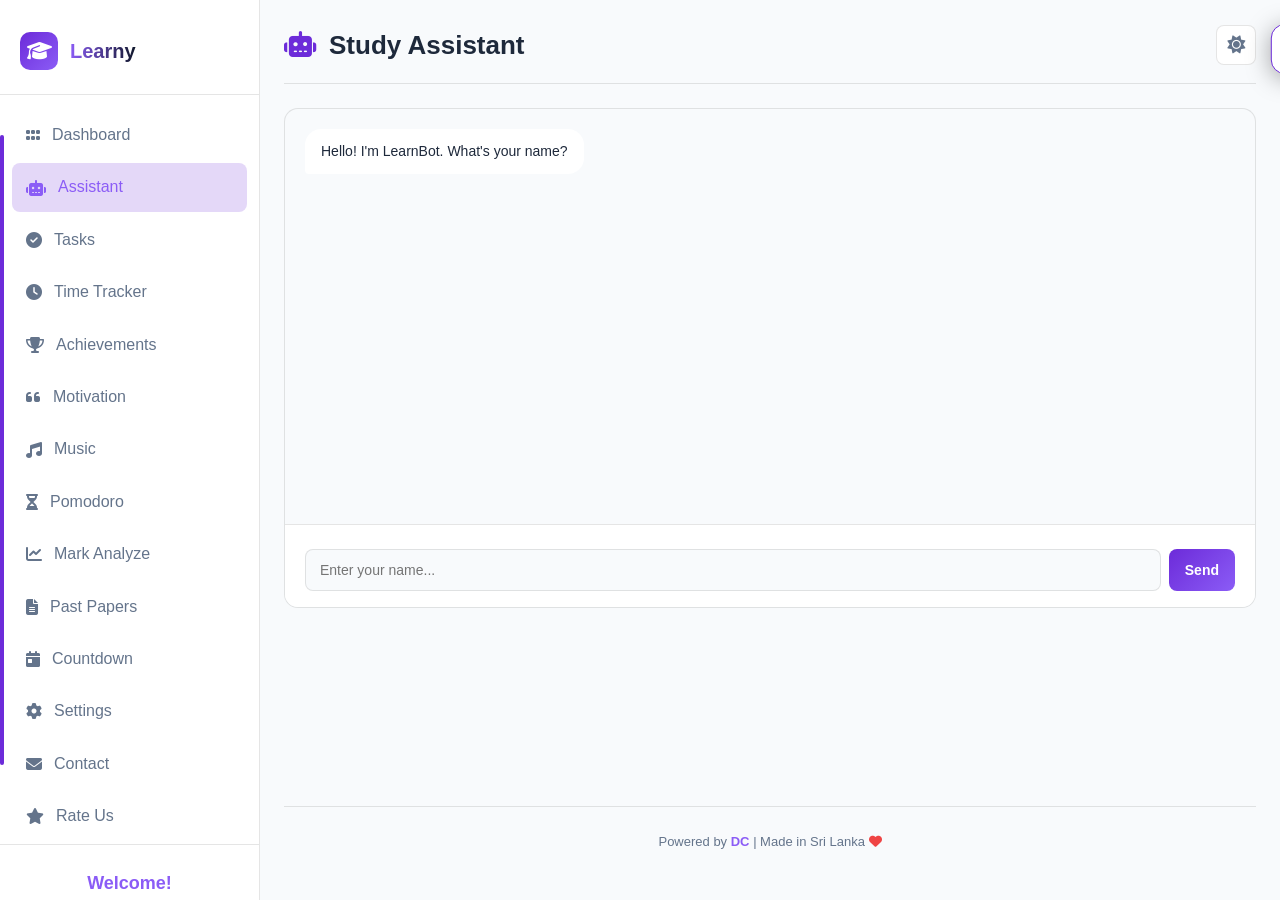
<file: assistant.html>
<!DOCTYPE html>
<html lang="en">
<head>
  <meta charset="UTF-8">
  <meta name="viewport" content="width=device-width, initial-scale=1.0">
  <title>Learny - Assistant</title>
  <link rel="manifest" href="manifest.json">
  <meta name="theme-color" content="#6c2bd9">
  <link rel="stylesheet" href="https://cdnjs.cloudflare.com/ajax/libs/font-awesome/6.5.0/css/all.min.css">
  <link rel="stylesheet" href="style.css">
</head>
<body>
  <div class="app-container">
    <div class="overlay"></div>
    <aside class="sidebar">
      <div class="sidebar-header">
        <div class="sidebar-logo"><i class="fa fa-graduation-cap"></i></div>
        <span class="sidebar-title">Learny</span>
      </div>
      <ul class="nav-list">
        <li class="nav-item"><a href="index.html"><i class="fa fa-grip"></i> Dashboard</a></li>
        <li class="nav-item active"><a href="assistant.html"><i class="fa fa-robot"></i> Assistant</a></li>
        <li class="nav-item"><a href="tasks.html"><i class="fa fa-check-circle"></i> Tasks</a></li>
        <li class="nav-item"><a href="time.html"><i class="fa fa-clock"></i> Time Tracker</a></li>
        <li class="nav-item"><a href="achievements.html"><i class="fa fa-trophy"></i> Achievements</a></li>
        <li class="nav-item"><a href="motivation.html"><i class="fa fa-quote-left"></i> Motivation</a></li>
        <li class="nav-item"><a href="music.html"><i class="fa fa-music"></i> Music</a></li>
        <li class="nav-item"><a href="pomodoro.html"><i class="fa fa-hourglass-half"></i> Pomodoro</a></li>
        <li class="nav-item"><a href="mark.html"><i class="fa fa-chart-line"></i> Mark Analyze</a></li>
        <li class="nav-item"><a href="pastpapers.html"><i class="fa fa-file-alt"></i> Past Papers</a></li>
        <li class="nav-item"><a href="countdown.html"><i class="fa fa-calendar-day"></i> Countdown</a></li>
        <li class="nav-item"><a href="settings.html"><i class="fa fa-cog"></i> Settings</a></li>
        <li class="nav-item"><a href="contact.html"><i class="fa fa-envelope"></i> Contact</a></li>
        <li class="nav-item"><a href="rate.html"><i class="fa fa-star"></i> Rate Us</a></li>
      </ul>
      <div class="sidebar-welcome"><p class="welcome-text">Welcome!</p><div class="divider"></div><p>Stay focused & keep learning</p></div>
    </aside>
    <main class="main-content">
      <header class="page-header">
        <button class="hamburger"><i class="fa fa-bars"></i></button>
        <h1 class="page-title"><i class="fa fa-robot"></i> Study Assistant</h1>
        <div class="header-actions">
          <button class="theme-toggle" id="toggle-mode"><i class="fa fa-sun"></i></button>
        </div>
      </header>
      <div id="notification-toast" class="notification"><i class="fa fa-check-circle"></i><span></span></div>
      <div class="chat-container">
        <div class="chat-messages" id="chat-messages"></div>
        <div class="chat-options" id="chat-options"></div>
      </div>
      <footer class="site-footer">Powered by <a href="contact.html">DC</a> | Made in Sri Lanka <i class="fa fa-heart" style="color:var(--danger)"></i></footer>
    </main>
  </div>
  <script src="script.js"></script>
</body>
</html>
</file>
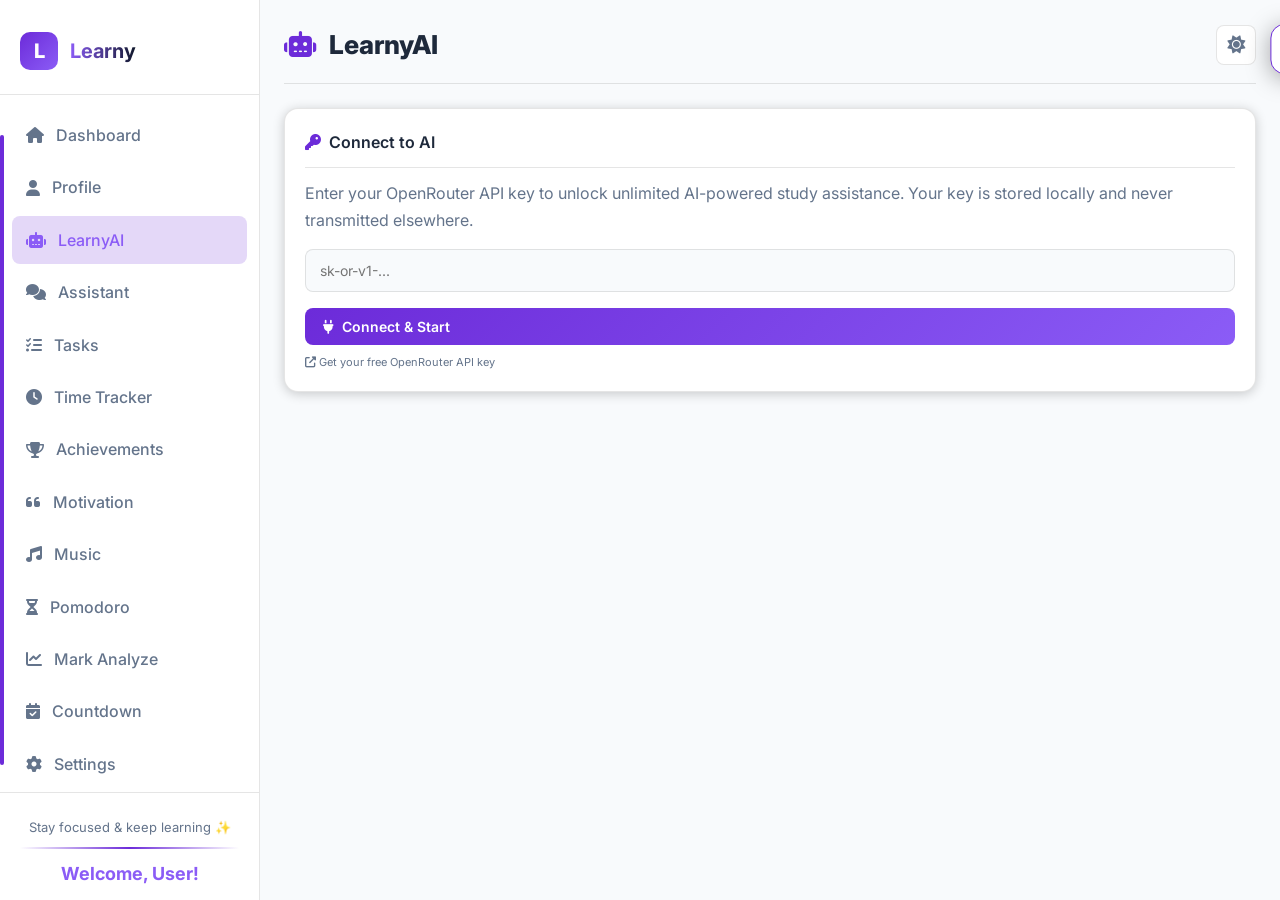
<file: bot.html>
<!DOCTYPE html>
<html lang="en">
<head>
    <meta charset="UTF-8">
    <meta name="viewport" content="width=device-width, initial-scale=1.0, maximum-scale=1.0, user-scalable=no">
    <title>LearnyAI - AI Study Assistant</title>
    <link rel="stylesheet" href="style.css">
    <link rel="stylesheet" href="https://cdnjs.cloudflare.com/ajax/libs/font-awesome/6.4.0/css/all.min.css">
    <link href="https://fonts.googleapis.com/css2?family=Inter:wght@400;500;600;700;800&display=swap" rel="stylesheet">
    <style>
        .chat-container { height: calc(100vh - 150px); display: flex; flex-direction: column; }
        @media (max-width: 768px) { .chat-container { height: calc(100vh - 160px); } }
        .chat-messages { flex: 1; overflow-y: auto; padding: 16px; display: flex; flex-direction: column; gap: 12px; }
        .typing-dots { display: flex; gap: 4px; align-items: center; padding: 10px 0; }
        .typing-dot { width: 6px; height: 6px; background: var(--text-muted); border-radius: 50%; animation: bounce 1.4s infinite ease-in-out; }
        .typing-dot:nth-child(2) { animation-delay: 0.2s; }
        .typing-dot:nth-child(3) { animation-delay: 0.4s; }
        @keyframes bounce { 0%, 80%, 100% { transform: translateY(0); } 40% { transform: translateY(-6px); } }
        .message.bot p { margin: 4px 0; }
        .message code { background: var(--bg-dark); padding: 2px 6px; border-radius: 4px; font-size: 12px; font-family: monospace; }
        .message ul, .message ol { margin: 8px 0; padding-left: 20px; }
        .message li { margin-bottom: 4px; }
        #api-setup .card-header { margin-bottom: 12px; }
        .key-hint { font-size: 11px; color: var(--text-muted); margin-top: 8px; display: block; text-decoration: none; transition: color 0.2s; }
        .key-hint:hover { color: var(--primary-light); }
        
        /* Premium Features Tab Styles */
        .features-tab { 
            background: linear-gradient(135deg, rgba(16, 185, 129, 0.1), rgba(59, 130, 246, 0.1)); 
            border: 1px solid var(--border); 
            border-radius: var(--radius-md); 
            padding: 12px 16px; 
            margin: 12px 0;
            animation: slideDown 0.3s ease-out;
        }
        @keyframes slideDown {
            from { opacity: 0; transform: translateY(-10px); }
            to { opacity: 1; transform: translateY(0); }
        }
        .features-tab.hidden { 
            display: none; 
            animation: slideUp 0.3s ease-out;
        }
        @keyframes slideUp {
            from { opacity: 1; transform: translateY(0); }
            to { opacity: 0; transform: translateY(-10px); }
        }
        .features-title { 
            font-size: 13px; 
            font-weight: 600; 
            color: var(--success); 
            margin-bottom: 8px; 
            display: flex; 
            align-items: center; 
            gap: 6px; 
        }
        .features-list { 
            display: grid; 
            grid-template-columns: repeat(auto-fit, minmax(140px, 1fr)); 
            gap: 8px; 
            font-size: 11px; 
            color: var(--text-muted); 
        }
        .feature-item { 
            display: flex; 
            align-items: center; 
            gap: 6px; 
        }
        .feature-item i { 
            color: var(--primary); 
            font-size: 10px; 
        }
        .premium-badge { 
            background: linear-gradient(135deg, #f59e0b, #ec4899); 
            color: white; 
            padding: 2px 8px; 
            border-radius: 6px; 
            font-size: 9px; 
            font-weight: 700; 
            text-transform: uppercase; 
            letter-spacing: 0.5px;
            margin-left: 8px;
        }
        
        /* Developer Credit */
        .developer-credit {
            text-align: center;
            padding: 12px 0;
            font-size: 11px;
            color: var(--text-muted);
            border-top: 1px solid var(--border);
            margin-top: 16px;
        }
        .developer-credit a {
            color: var(--primary);
            text-decoration: none;
            font-weight: 500;
            transition: color 0.2s;
        }
        .developer-credit a:hover {
            color: var(--primary-light);
            text-decoration: underline;
        }
        
        /* Chat input area adjustments */
        #chat-input-area { 
            padding: 12px 16px; 
            background: var(--bg-card); 
            border-top: 1px solid var(--border); 
        }
        .chat-footer {
            display: flex; 
            justify-content: space-between; 
            align-items: center; 
            margin-top: 8px; 
            font-size: 11px; 
            color: var(--text-muted);
        }
        .clear-chat-btn {
            background: none; 
            border: none; 
            color: var(--danger); 
            cursor: pointer; 
            font-weight: 500; 
            font-size: 11px;
            display: flex;
            align-items: center;
            gap: 4px;
            transition: opacity 0.2s;
        }
        .clear-chat-btn:hover { opacity: 0.8; }
    </style>
</head>
<body>
    <div class="overlay"></div>
    <div class="app-container">
        <!-- Sidebar -->
        <aside class="sidebar">
            <div class="sidebar-header">
                <div class="sidebar-logo">L</div>
                <div class="sidebar-title">Learny</div>
            </div>
            <ul class="nav-list">
                <li class="nav-item"><a href="index.html"><i class="fa fa-home"></i> Dashboard</a></li>
                <li class="nav-item"><a href="profile.html"><i class="fa fa-user"></i> Profile</a></li>
                <li class="nav-item active"><a href="bot.html"><i class="fa fa-robot"></i> LearnyAI</a></li>
                <li class="nav-item"><a href="assistant.html"><i class="fa fa-comments"></i> Assistant</a></li>
                <li class="nav-item"><a href="tasks.html"><i class="fa fa-tasks"></i> Tasks</a></li>
                <li class="nav-item"><a href="time.html"><i class="fa fa-clock"></i> Time Tracker</a></li>
                <li class="nav-item"><a href="achievements.html"><i class="fa fa-trophy"></i> Achievements</a></li>
                <li class="nav-item"><a href="motivation.html"><i class="fa fa-quote-left"></i> Motivation</a></li>
                <li class="nav-item"><a href="music.html"><i class="fa fa-music"></i> Music</a></li>
                <li class="nav-item"><a href="pomodoro.html"><i class="fa fa-hourglass-half"></i> Pomodoro</a></li>
                <li class="nav-item"><a href="mark.html"><i class="fa fa-chart-line"></i> Mark Analyze</a></li>
                <li class="nav-item"><a href="countdown.html"><i class="fa fa-calendar-check"></i> Countdown</a></li>
                <li class="nav-item"><a href="settings.html"><i class="fa fa-cog"></i> Settings</a></li>
            </ul>
            <div class="sidebar-welcome">
                <p>Stay focused & keep learning ✨</p>
                <div class="divider"></div>
                <div class="welcome-text" id="sidebar-username">Welcome, User!</div>
            </div>
        </aside>

        <main class="main-content">
            <header class="page-header">
                <div class="flex items-center gap-3">
                    <button class="hamburger"><i class="fa fa-bars"></i></button>
                    <h1 class="page-title"><i class="fa fa-robot"></i> LearnyAI</h1>
                </div>
                <div class="header-actions">
                    <button class="theme-toggle"><i class="fa fa-moon"></i></button>
                </div>
            </header>

            <!-- API Key Setup -->
            <div id="api-setup" class="card mb-3">
                <div class="card-header">
                    <h2 class="card-title"><i class="fa fa-key"></i> Connect to AI</h2>
                </div>
                <p style="color: var(--text-muted); margin-bottom: 16px;">
                    Enter your OpenRouter API key to unlock unlimited AI-powered study assistance. Your key is stored locally and never transmitted elsewhere.
                </p>
                <div class="form-group">
                    <input type="password" id="api-key-input" class="form-control" placeholder="sk-or-v1-..." autocomplete="off">
                </div>
                <button id="api-save-btn" class="btn btn-primary w-full">
                    <i class="fa fa-plug"></i> Connect & Start
                </button>
                <p id="api-error" style="color: var(--danger); margin-top: 8px; font-size: 13px; display: none;"></p>
                <a href="https://openrouter.ai/settings/keys" target="_blank" class="key-hint">
                    <i class="fa fa-external-link-alt"></i> Get your free OpenRouter API key
                </a>
                
                <!-- Premium Features Tab (auto-hides after API connection) -->
                <div id="premium-features" class="features-tab hidden">
                    <div class="features-title">
                        <i class="fa fa-star"></i> Premium Features <span class="premium-badge">PRO</span>
                    </div>
                    <div class="features-list">
                        <div class="feature-item"><i class="fa fa-check-circle"></i> Unlimited Questions</div>
                        <div class="feature-item"><i class="fa fa-check-circle"></i> Advanced Explanations</div>
                        <div class="feature-item"><i class="fa fa-check-circle"></i> Study Plan Generator</div>
                        <div class="feature-item"><i class="fa fa-check-circle"></i> Quiz Mode</div>
                        <div class="feature-item"><i class="fa fa-check-circle"></i> Concept Mapping</div>
                        <div class="feature-item"><i class="fa fa-check-circle"></i> Progress Tracking</div>
                    </div>
                </div>
            </div>

            <!-- Chat Interface -->
            <div id="chat-wrapper" class="hidden">
                <div class="chat-container">
                    <div id="chat-messages" class="chat-messages"></div>
                    <div id="chat-input-area">
                        <div style="display: flex; gap: 8px;">
                            <input type="text" id="user-input" class="form-control" placeholder="Ask about concepts, schedules, or exam tips..." autocomplete="off">
                            <button id="send-btn" class="btn btn-primary" style="padding: 0 16px;">
                                <i class="fa fa-paper-plane"></i>
                            </button>
                        </div>
                        <div class="chat-footer">
                            <span>Powered by OpenRouter AI</span>
                            <button id="clear-chat" class="clear-chat-btn">
                                <i class="fa fa-trash"></i> Clear History
                            </button>
                        </div>
                    </div>
                </div>
                
                <!-- Developer Credit -->
                <div class="developer-credit">
                    Developed by <a href="contact.html">DC</a>
                </div>
            </div>
        </main>
    </div>

    <div id="notification-toast" class="notification">
        <i class="fa fa-bell"></i>
        <span></span>
    </div>

    <script src="script.js"></script>
    <script>
        document.addEventListener('DOMContentLoaded', () => {
            APP.init();

            const apiKeyInput = document.getElementById('api-key-input');
            const apiSaveBtn = document.getElementById('api-save-btn');
            const apiError = document.getElementById('api-error');
            const apiSetup = document.getElementById('api-setup');
            const chatWrapper = document.getElementById('chat-wrapper');
            const chatMessages = document.getElementById('chat-messages');
            const userInput = document.getElementById('user-input');
            const sendBtn = document.getElementById('send-btn');
            const clearChatBtn = document.getElementById('clear-chat');
            const premiumFeatures = document.getElementById('premium-features');

            const STORAGE_KEY = 'learny_openrouter_key';
            const STORAGE_CHAT = 'learny_ai_chat_history';
            const ACTIVE_MODEL = 'openrouter/free';
            
            const FALLBACK_MODELS = [
                'nvidia/nemotron-3-nano-30b-a3b:free',
                'z-ai/glm-4.5-air:free',
                'arcee-ai/trinity-large-preview:free'
            ];

            const storedKey = localStorage.getItem(STORAGE_KEY);
            if (storedKey && storedKey.startsWith('sk-or-')) {
                showChatInterface();
            }

            apiSaveBtn.addEventListener('click', validateAndSaveKey);
            apiKeyInput.addEventListener('keypress', (e) => { if (e.key === 'Enter') validateAndSaveKey(); });
            sendBtn.addEventListener('click', sendMessage);
            userInput.addEventListener('keypress', (e) => { if (e.key === 'Enter' && !e.shiftKey) { e.preventDefault(); sendMessage(); } });
            clearChatBtn.addEventListener('click', clearChat);

            async function validateAndSaveKey() {
                const key = apiKeyInput.value.trim();
                if (!key) return showApiError('Please enter your API key.');
                if (!key.startsWith('sk-or-')) return showApiError('Invalid format. Must start with "sk-or-".');

                apiSaveBtn.innerHTML = '<i class="fa fa-spinner fa-spin"></i> Verifying...';
                apiSaveBtn.disabled = true;

                try {
                    const res = await fetch('https://openrouter.ai/api/v1/auth/key', {
                        headers: { 'Authorization': `Bearer ${key}` }
                    });
                    if (!res.ok) throw new Error('Key rejected or expired. Check your OpenRouter dashboard.');
                    
                    localStorage.setItem(STORAGE_KEY, key);
                    
                    // Show premium features briefly, then auto-hide
                    premiumFeatures.classList.remove('hidden');
                    setTimeout(() => {
                        premiumFeatures.classList.add('hidden');
                    }, 4000); // Auto-hide after 4 seconds
                    
                    APP.showToast('Connected successfully! 🚀');
                    showChatInterface();
                } catch (err) {
                    showApiError(err.message || 'Verification failed.');
                } finally {
                    apiSaveBtn.innerHTML = '<i class="fa fa-plug"></i> Connect & Start';
                    apiSaveBtn.disabled = false;
                }
            }

            function showApiError(msg) {
                apiError.textContent = msg;
                apiError.style.display = 'block';
                setTimeout(() => apiError.style.display = 'none', 5000);
            }

            function showChatInterface() {
                apiSetup.classList.add('hidden');
                chatWrapper.classList.remove('hidden');
                userInput.focus();
                loadHistory();
                if (chatMessages.children.length === 0) {
                    addMessage('bot', "Hello! I'm **LearnyAI**, your personal study assistant. 📚\nAsk me to explain concepts, create study schedules, quiz you, or break down difficult topics. How can I help you today?");
                }
            }

            function addMessage(role, text) {
                const div = document.createElement('div');
                div.className = `message ${role}`;
                div.innerHTML = formatMarkdown(text);
                chatMessages.appendChild(div);
                chatMessages.scrollTop = chatMessages.scrollHeight;
            }

            function addTypingIndicator() {
                const div = document.createElement('div');
                div.className = 'message bot';
                div.innerHTML = '<div class="typing-dots"><div class="typing-dot"></div><div class="typing-dot"></div><div class="typing-dot"></div></div>';
                div.id = 'typing-indicator';
                chatMessages.appendChild(div);
                chatMessages.scrollTop = chatMessages.scrollHeight;
            }

            function removeTypingIndicator() {
                const el = document.getElementById('typing-indicator');
                if (el) el.remove();
            }

            async function sendMessage() {
                const text = userInput.value.trim();
                if (!text) return;

                addMessage('user', text);
                userInput.value = '';
                addTypingIndicator();

                const history = JSON.parse(localStorage.getItem(STORAGE_CHAT) || '[]');
                history.push({ role: 'user', content: text });
                localStorage.setItem(STORAGE_CHAT, JSON.stringify(history.slice(-12)));

                try {
                    let res = await callOpenRouter(ACTIVE_MODEL, history);
                    
                    if (!res.ok) {
                        for (const fallback of FALLBACK_MODELS) {
                            res = await callOpenRouter(fallback, history);
                            if (res.ok) break;
                        }
                    }

                    if (!res.ok) {
                        const errData = await res.json().catch(() => ({}));
                        throw new Error(errData.error?.message || `API Error: ${res.status}`);
                    }

                    const data = await res.json();
                    const reply = data.choices?.[0]?.message?.content || 'Sorry, I couldn\'t generate a response.';
                    removeTypingIndicator();
                    addMessage('bot', reply);

                    history.push({ role: 'assistant', content: reply });
                    localStorage.setItem(STORAGE_CHAT, JSON.stringify(history.slice(-12)));
                } catch (err) {
                    removeTypingIndicator();
                    let msg = `⚠️ ${err.message}`;
                    if (err.message.includes('model_not_found') || err.message.includes('No endpoints')) {
                        msg = "⚠️ AI service temporarily busy. Please try again in 30 seconds.";
                    }
                    addMessage('bot', msg);
                    if (err.message.includes('401') || err.message.includes('Invalid')) {
                        localStorage.removeItem(STORAGE_KEY);
                        setTimeout(() => location.reload(), 2000);
                    }
                }
            }

            async function callOpenRouter(model, history) {
                return await fetch('https://openrouter.ai/api/v1/chat/completions', {
                    method: 'POST',
                    headers: {
                        'Authorization': `Bearer ${localStorage.getItem(STORAGE_KEY)}`,
                        'Content-Type': 'application/json',
                        'HTTP-Referer': window.location.href,
                        'X-Title': 'LearnyAI'
                    },
                    body: JSON.stringify({
                        model: model,
                        messages: [
                            { role: 'system', content: "You are LearnAI, a professional, encouraging, and accurate study assistant for students. Provide clear, structured, and concise answers. Use markdown formatting. If unsure, say so. Keep an educational tone. Focus on helping users understand concepts, plan study sessions, and prepare for exams." },
                            ...history
                        ],
                        max_tokens: 900,
                        temperature: 0.7
                    })
                });
            }

            function clearChat() {
                if (!confirm('Clear all chat history? This cannot be undone.')) return;
                localStorage.removeItem(STORAGE_CHAT);
                chatMessages.innerHTML = '';
                addMessage('bot', "Chat history cleared. Ready for a fresh study session! 📖");
            }

            function loadHistory() {
                const history = JSON.parse(localStorage.getItem(STORAGE_CHAT) || '[]');
                history.forEach(msg => {
                    if (msg.role === 'system') return;
                    addMessage(msg.role === 'assistant' ? 'bot' : msg.role, msg.content);
                });
            }

            function formatMarkdown(text) {
                if (!text) return '';
                return text
                    .replace(/&/g, '&amp;').replace(/</g, '&lt;').replace(/>/g, '&gt;')
                    .replace(/\*\*(.+?)\*\*/g, '<strong>$1</strong>')
                    .replace(/\*(.+?)\*/g, '<em>$1</em>')
                    .replace(/`([^`]+)`/g, '<code>$1</code>')
                    .replace(/^\s*-\s+(.+)$/gm, '<li>$1</li>')
                    .replace(/(<li>.*<\/li>\n?)+/g, '<ul>$&</ul>')
                    .replace(/\n/g, '<br>');
            }
        });
    </script>
</body>
</html>
</file>
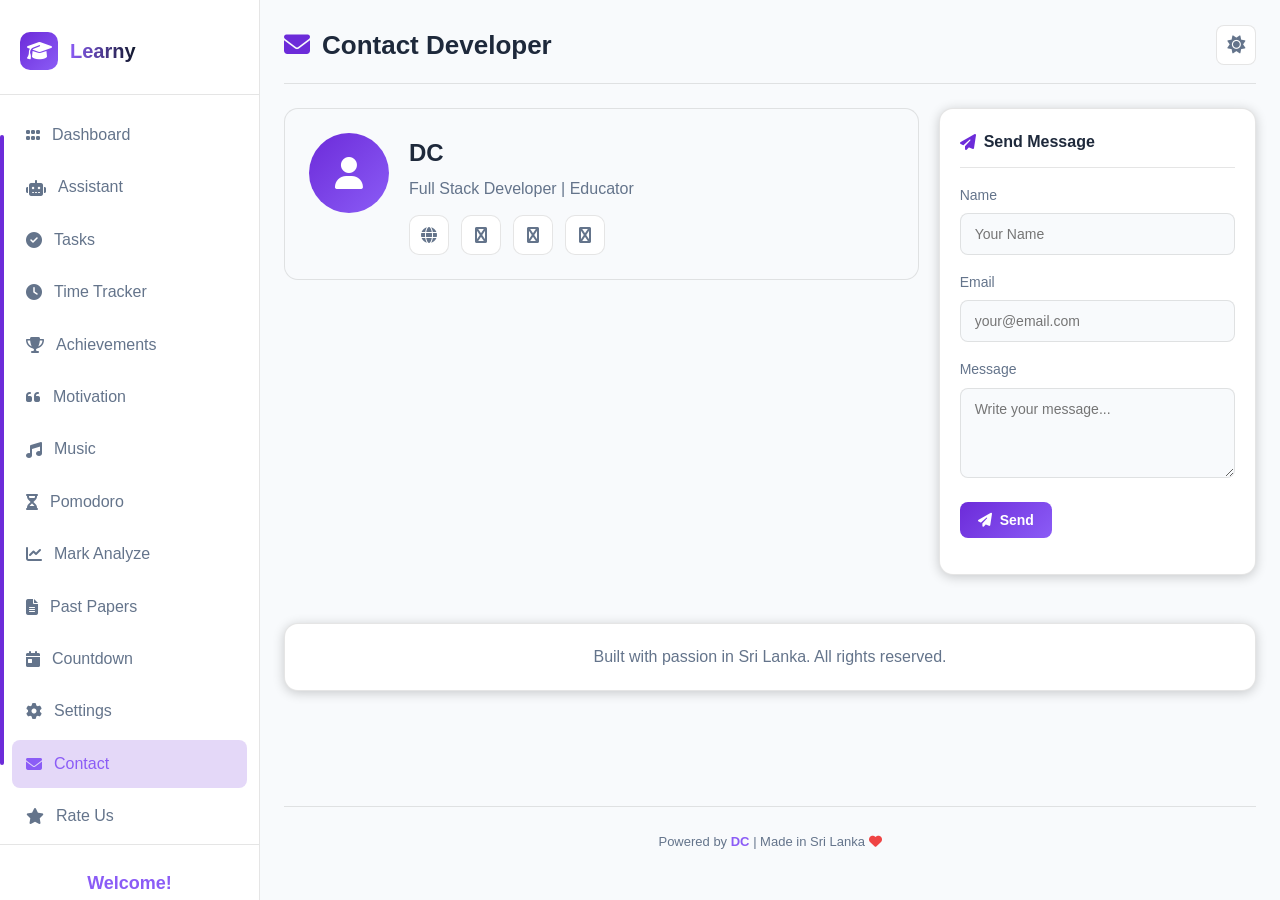
<file: contact.html>
<!DOCTYPE html>
<html lang="en">
<head>
  <meta charset="UTF-8">
  <meta name="viewport" content="width=device-width, initial-scale=1.0">
  <title>Learny - Contact</title>
  <link rel="manifest" href="manifest.json">
  <meta name="theme-color" content="#6c2bd9">
  <link rel="stylesheet" href="https://cdnjs.cloudflare.com/ajax/libs/font-awesome/6.5.0/css/all.min.css">
  <link rel="stylesheet" href="style.css">
</head>
<body>
  <div class="app-container">
    <div class="overlay"></div>
    <aside class="sidebar">
      <div class="sidebar-header"><div class="sidebar-logo"><i class="fa fa-graduation-cap"></i></div><span class="sidebar-title">Learny</span></div>
      <ul class="nav-list">
        <li class="nav-item"><a href="index.html"><i class="fa fa-grip"></i> Dashboard</a></li>
        <li class="nav-item"><a href="assistant.html"><i class="fa fa-robot"></i> Assistant</a></li>
        <li class="nav-item"><a href="tasks.html"><i class="fa fa-check-circle"></i> Tasks</a></li>
        <li class="nav-item"><a href="time.html"><i class="fa fa-clock"></i> Time Tracker</a></li>
        <li class="nav-item"><a href="achievements.html"><i class="fa fa-trophy"></i> Achievements</a></li>
        <li class="nav-item"><a href="motivation.html"><i class="fa fa-quote-left"></i> Motivation</a></li>
        <li class="nav-item"><a href="music.html"><i class="fa fa-music"></i> Music</a></li>
        <li class="nav-item"><a href="pomodoro.html"><i class="fa fa-hourglass-half"></i> Pomodoro</a></li>
        <li class="nav-item"><a href="mark.html"><i class="fa fa-chart-line"></i> Mark Analyze</a></li>
        <li class="nav-item"><a href="pastpapers.html"><i class="fa fa-file-alt"></i> Past Papers</a></li>
        <li class="nav-item"><a href="countdown.html"><i class="fa fa-calendar-day"></i> Countdown</a></li>
        <li class="nav-item"><a href="settings.html"><i class="fa fa-cog"></i> Settings</a></li>
        <li class="nav-item active"><a href="contact.html"><i class="fa fa-envelope"></i> Contact</a></li>
        <li class="nav-item"><a href="rate.html"><i class="fa fa-star"></i> Rate Us</a></li>
      </ul>
      <div class="sidebar-welcome"><p class="welcome-text">Welcome!</p><div class="divider"></div><p>Stay focused & keep learning</p></div>
    </aside>
    <main class="main-content">
      <header class="page-header">
        <button class="hamburger"><i class="fa fa-bars"></i></button>
        <h1 class="page-title"><i class="fa fa-envelope"></i> Contact Developer</h1>
        <div class="header-actions"><button class="theme-toggle" id="toggle-mode"><i class="fa fa-sun"></i></button></div>
      </header>
      <div class="grid-2">
        <div>
          <div class="contact-card">
            <div class="contact-avatar"><i class="fa fa-user"></i></div>
            <div>
              <h2 style="margin-bottom:4px">DC</h2>
              <p style="color:var(--text-muted)">Full Stack Developer | Educator</p>
              <div class="social-links">
                <a href="#" class="social-link"><i class="fa fa-globe"></i></a>
                <a href="#" class="social-link"><i class="fa fa-linkedin"></i></a>
                <a href="#" class="social-link"><i class="fa fa-github"></i></a>
                <a href="#" class="social-link"><i class="fa fa-twitter"></i></a>
              </div>
            </div>
          </div>
        </div>
        <div class="card">
          <div class="card-header"><span class="card-title"><i class="fa fa-paper-plane"></i> Send Message</span></div>
          <form class="form-group">
            <div class="form-group"><label>Name</label><input type="text" class="form-control" placeholder="Your Name"></div>
            <div class="form-group"><label>Email</label><input type="email" class="form-control" placeholder="your@email.com"></div>
            <div class="form-group"><label>Message</label><textarea class="form-control" rows="4" placeholder="Write your message..."></textarea></div>
            <button class="btn btn-primary"><i class="fa fa-paper-plane"></i> Send</button>
          </form>
        </div>
      </div>
      <div class="card mt-3 text-center">
        <p style="color:var(--text-muted)">Built with passion in Sri Lanka. All rights reserved.</p>
      </div>
      <footer class="site-footer">Powered by <a href="contact.html">DC</a> | Made in Sri Lanka <i class="fa fa-heart" style="color:var(--danger)"></i></footer>
    </main>
  </div>
  <script src="script.js"></script>
</body>
</html>
</file>
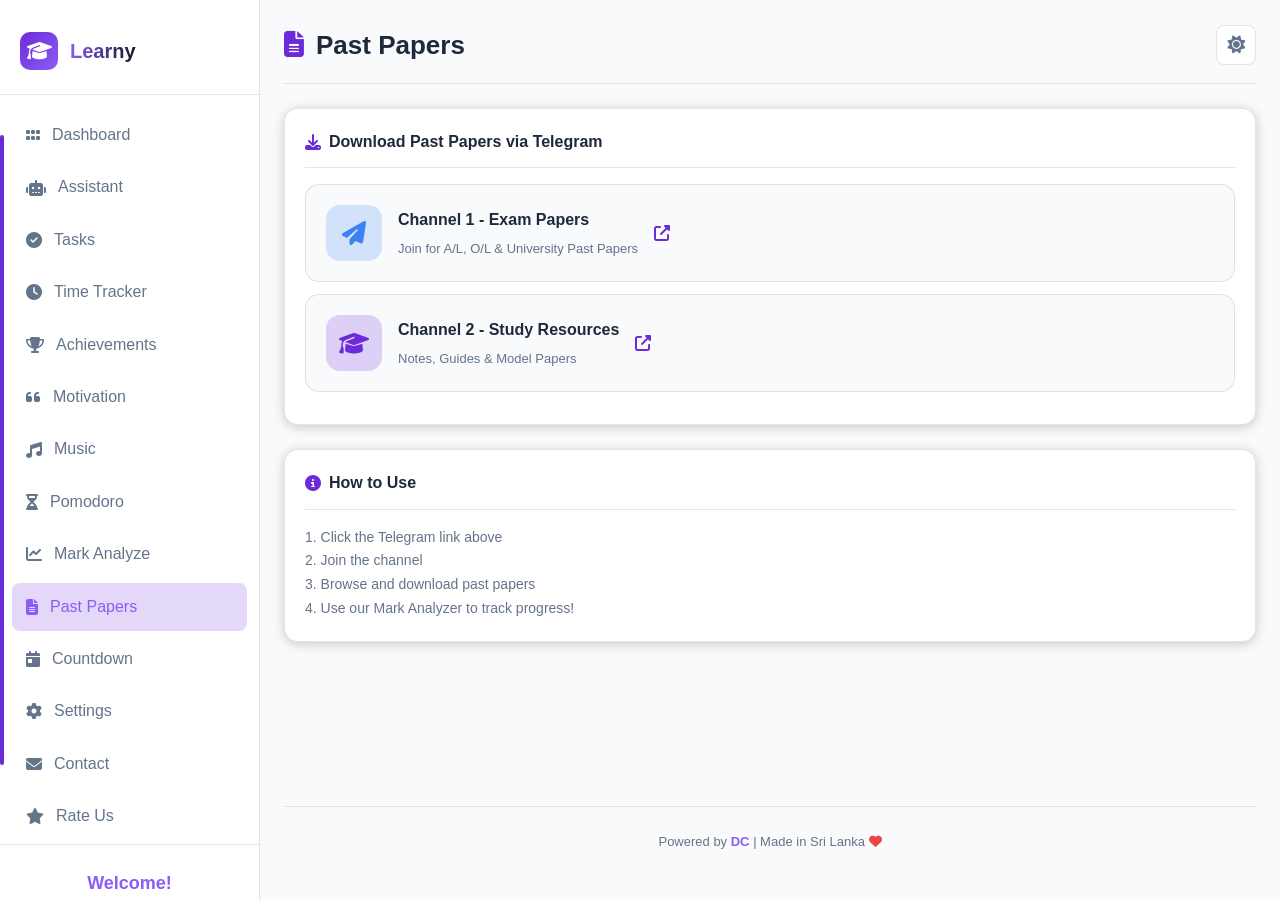
<file: pastpapers.html>
<!DOCTYPE html>
<html lang="en">
<head>
  <meta charset="UTF-8">
  <meta name="viewport" content="width=device-width, initial-scale=1.0">
  <title>Learny - Past Papers</title>
  <link rel="manifest" href="manifest.json">
  <meta name="theme-color" content="#6c2bd9">
  <link rel="stylesheet" href="https://cdnjs.cloudflare.com/ajax/libs/font-awesome/6.5.0/css/all.min.css">
  <link rel="stylesheet" href="style.css">
</head>
<body>
  <div class="app-container">
    <div class="overlay"></div>
    <aside class="sidebar">
      <div class="sidebar-header"><div class="sidebar-logo"><i class="fa fa-graduation-cap"></i></div><span class="sidebar-title">Learny</span></div>
      <ul class="nav-list">
        <li class="nav-item"><a href="index.html"><i class="fa fa-grip"></i> Dashboard</a></li>
        <li class="nav-item"><a href="assistant.html"><i class="fa fa-robot"></i> Assistant</a></li>
        <li class="nav-item"><a href="tasks.html"><i class="fa fa-check-circle"></i> Tasks</a></li>
        <li class="nav-item"><a href="time.html"><i class="fa fa-clock"></i> Time Tracker</a></li>
        <li class="nav-item"><a href="achievements.html"><i class="fa fa-trophy"></i> Achievements</a></li>
        <li class="nav-item"><a href="motivation.html"><i class="fa fa-quote-left"></i> Motivation</a></li>
        <li class="nav-item"><a href="music.html"><i class="fa fa-music"></i> Music</a></li>
        <li class="nav-item"><a href="pomodoro.html"><i class="fa fa-hourglass-half"></i> Pomodoro</a></li>
        <li class="nav-item"><a href="mark.html"><i class="fa fa-chart-line"></i> Mark Analyze</a></li>
        <li class="nav-item active"><a href="pastpapers.html"><i class="fa fa-file-alt"></i> Past Papers</a></li>
        <li class="nav-item"><a href="countdown.html"><i class="fa fa-calendar-day"></i> Countdown</a></li>
        <li class="nav-item"><a href="settings.html"><i class="fa fa-cog"></i> Settings</a></li>
        <li class="nav-item"><a href="contact.html"><i class="fa fa-envelope"></i> Contact</a></li>
        <li class="nav-item"><a href="rate.html"><i class="fa fa-star"></i> Rate Us</a></li>
      </ul>
      <div class="sidebar-welcome"><p class="welcome-text">Welcome!</p><div class="divider"></div><p>Stay focused & keep learning</p></div>
    </aside>
    <main class="main-content">
      <header class="page-header">
        <button class="hamburger"><i class="fa fa-bars"></i></button>
        <h1 class="page-title"><i class="fa fa-file-alt"></i> Past Papers</h1>
        <div class="header-actions"><button class="theme-toggle" id="toggle-mode"><i class="fa fa-sun"></i></button></div>
      </header>
      <div class="card mb-3">
        <div class="card-header"><span class="card-title"><i class="fa fa-download"></i> Download Past Papers via Telegram</span></div>
        <a href="https://t.me/+YOUR_CHANNEL_1" target="_blank" class="paper-link">
          <div class="paper-icon"><i class="fa fa-paper-plane"></i></div>
          <div class="paper-info"><h3>Channel 1 - Exam Papers</h3><p>Join for A/L, O/L & University Past Papers</p></div>
          <i class="fa fa-external-link-alt" style="color:var(--primary)"></i>
        </a>
        <a href="https://t.me/+YOUR_CHANNEL_2" target="_blank" class="paper-link">
          <div class="paper-icon" style="background:rgba(108,43,217,0.2);color:var(--primary)"><i class="fa fa-graduation-cap"></i></div>
          <div class="paper-info"><h3>Channel 2 - Study Resources</h3><p>Notes, Guides & Model Papers</p></div>
          <i class="fa fa-external-link-alt" style="color:var(--primary)"></i>
        </a>
      </div>
      <div class="card">
        <div class="card-header"><span class="card-title"><i class="fa fa-info-circle"></i> How to Use</span></div>
        <p style="color:var(--text-muted);font-size:14px;line-height:1.7">1. Click the Telegram link above<br>2. Join the channel<br>3. Browse and download past papers<br>4. Use our Mark Analyzer to track progress!</p>
      </div>
      <footer class="site-footer">Powered by <a href="contact.html">DC</a> | Made in Sri Lanka <i class="fa fa-heart" style="color:var(--danger)"></i></footer>
    </main>
  </div>
  <script src="script.js"></script>
</body>
</html>
</file>
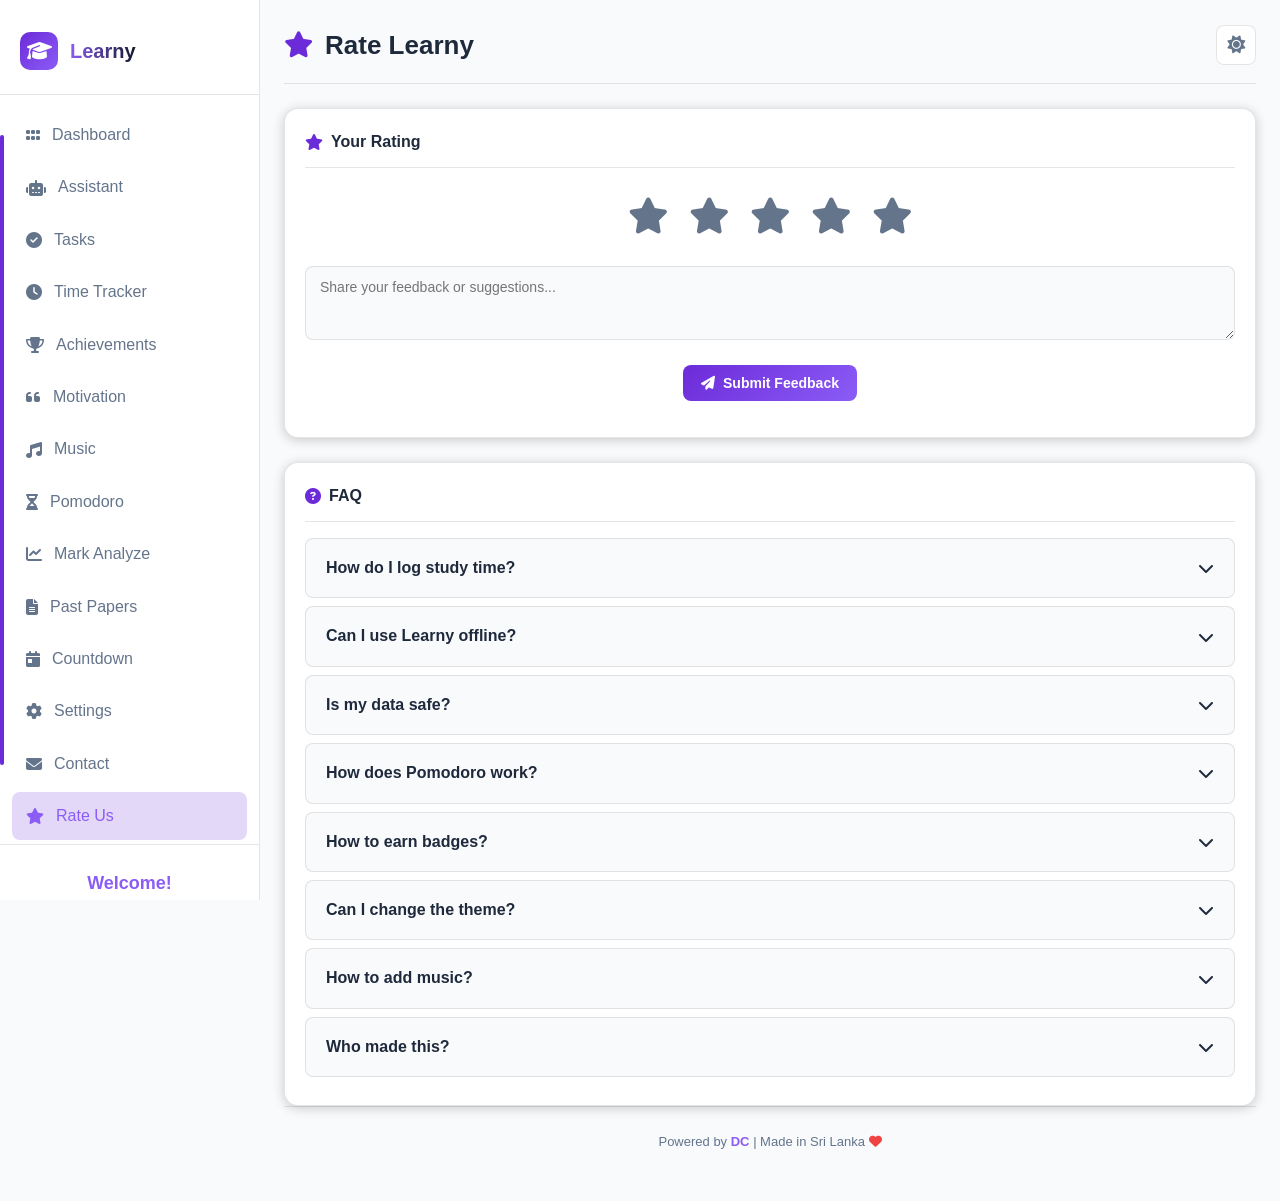
<file: rate.html>
<!DOCTYPE html>
<html lang="en">
<head>
  <meta charset="UTF-8">
  <meta name="viewport" content="width=device-width, initial-scale=1.0">
  <title>Learny - Rate Us</title>
  <link rel="manifest" href="manifest.json">
  <meta name="theme-color" content="#6c2bd9">
  <link rel="stylesheet" href="https://cdnjs.cloudflare.com/ajax/libs/font-awesome/6.5.0/css/all.min.css">
  <link rel="stylesheet" href="style.css">
</head>
<body>
  <div class="app-container">
    <div class="overlay"></div>
    <aside class="sidebar">
      <div class="sidebar-header"><div class="sidebar-logo"><i class="fa fa-graduation-cap"></i></div><span class="sidebar-title">Learny</span></div>
      <ul class="nav-list">
        <li class="nav-item"><a href="index.html"><i class="fa fa-grip"></i> Dashboard</a></li>
        <li class="nav-item"><a href="assistant.html"><i class="fa fa-robot"></i> Assistant</a></li>
        <li class="nav-item"><a href="tasks.html"><i class="fa fa-check-circle"></i> Tasks</a></li>
        <li class="nav-item"><a href="time.html"><i class="fa fa-clock"></i> Time Tracker</a></li>
        <li class="nav-item"><a href="achievements.html"><i class="fa fa-trophy"></i> Achievements</a></li>
        <li class="nav-item"><a href="motivation.html"><i class="fa fa-quote-left"></i> Motivation</a></li>
        <li class="nav-item"><a href="music.html"><i class="fa fa-music"></i> Music</a></li>
        <li class="nav-item"><a href="pomodoro.html"><i class="fa fa-hourglass-half"></i> Pomodoro</a></li>
        <li class="nav-item"><a href="mark.html"><i class="fa fa-chart-line"></i> Mark Analyze</a></li>
        <li class="nav-item"><a href="pastpapers.html"><i class="fa fa-file-alt"></i> Past Papers</a></li>
        <li class="nav-item"><a href="countdown.html"><i class="fa fa-calendar-day"></i> Countdown</a></li>
        <li class="nav-item"><a href="settings.html"><i class="fa fa-cog"></i> Settings</a></li>
        <li class="nav-item"><a href="contact.html"><i class="fa fa-envelope"></i> Contact</a></li>
        <li class="nav-item active"><a href="rate.html"><i class="fa fa-star"></i> Rate Us</a></li>
      </ul>
      <div class="sidebar-welcome"><p class="welcome-text">Welcome!</p><div class="divider"></div><p>Stay focused & keep learning</p></div>
    </aside>
    <main class="main-content">
      <header class="page-header">
        <button class="hamburger"><i class="fa fa-bars"></i></button>
        <h1 class="page-title"><i class="fa fa-star"></i> Rate Learny</h1>
        <div class="header-actions"><button class="theme-toggle" id="toggle-mode"><i class="fa fa-sun"></i></button></div>
      </header>
      <div class="card mb-3 text-center">
        <div class="card-header"><span class="card-title"><i class="fa fa-star"></i> Your Rating</span></div>
        <div class="stars-container">
          <button class="star-btn"><i class="fa fa-star"></i></button>
          <button class="star-btn"><i class="fa fa-star"></i></button>
          <button class="star-btn"><i class="fa fa-star"></i></button>
          <button class="star-btn"><i class="fa fa-star"></i></button>
          <button class="star-btn"><i class="fa fa-star"></i></button>
        </div>
        <form id="feedback-form" class="form-group">
          <textarea id="feedback-text" class="form-control" rows="3" placeholder="Share your feedback or suggestions..."></textarea>
          <button class="btn btn-primary mt-2"><i class="fa fa-paper-plane"></i> Submit Feedback</button>
        </form>
      </div>
      <div class="card">
        <div class="card-header"><span class="card-title"><i class="fa fa-question-circle"></i> FAQ</span></div>
        <div class="faq-item"><div class="faq-question">How do I log study time? <i class="fa fa-chevron-down fa-toggle"></i></div><div class="faq-answer">Go to Time Tracker, enter hours for today, and click Save. Your data appears in charts and calendar.</div></div>
        <div class="faq-item"><div class="faq-question">Can I use Learny offline? <i class="fa fa-chevron-down fa-toggle"></i></div><div class="faq-answer">Yes! Learny is a PWA. After first load, you can use it without internet.</div></div>
        <div class="faq-item"><div class="faq-question">Is my data safe? <i class="fa fa-chevron-down fa-toggle"></i></div><div class="faq-answer">All data is stored locally on your device using localStorage. No servers involved.</div></div>
        <div class="faq-item"><div class="faq-question">How does Pomodoro work? <i class="fa fa-chevron-down fa-toggle"></i></div><div class="faq-answer">Set a duration (default 25 min), start the timer, and focus. When it ends, take a break.</div></div>
        <div class="faq-item"><div class="faq-question">How to earn badges? <i class="fa fa-chevron-down fa-toggle"></i></div><div class="faq-answer">Log study hours weekly. Reach 60% for Bronze, 100% for Silver, 130% for Golden.</div></div>
        <div class="faq-item"><div class="faq-question">Can I change the theme? <i class="fa fa-chevron-down fa-toggle"></i></div><div class="faq-answer">Yes! Go to Settings and choose Purple, Red, Green, Blue, or Yellow.</div></div>
        <div class="faq-item"><div class="faq-question">How to add music? <i class="fa fa-chevron-down fa-toggle"></i></div><div class="faq-answer">In Music page, click Upload and select MP3 files from your device.</div></div>
        <div class="faq-item"><div class="faq-question">Who made this? <i class="fa fa-chevron-down fa-toggle"></i></div><div class="faq-answer">Learny is built by DC, a passionate developer from Sri Lanka. Visit Contact page for more.</div></div>
      </div>
      <footer class="site-footer">Powered by <a href="contact.html">DC</a> | Made in Sri Lanka <i class="fa fa-heart" style="color:var(--danger)"></i></footer>
    </main>
  </div>
  <script src="script.js"></script>
</body>
</html>
</file>
<file: style.css>
:root {
  --primary: #6c2bd9;
  --primary-light: #8b5cf6;
  --primary-dark: #5b21b6;
  --secondary: #f59e0b;
  --bg-dark: #0f0f1a;
  --bg-card: #1a1a2e;
  --bg-card-hover: #22223a;
  --text-main: #e2e8f0;
  --text-muted: #94a3b8;
  --text-bright: #ffffff;
  --success: #10b981;
  --danger: #ef4444;
  --warning: #f59e0b;
  --info: #3b82f6;
  --border: rgba(255, 255, 255, 0.08);
  --chart-grid: rgba(255, 255, 255, 0.05);
  --chart-label: #94a3b8;
  --shadow: 0 4px 24px rgba(0, 0, 0, 0.35);
  --shadow-sm: 0 2px 12px rgba(0, 0, 0, 0.2);
  --radius: 14px;
  --radius-sm: 8px;
  --transition: 0.3s cubic-bezier(0.4, 0, 0.2, 1);
}

* {
  margin: 0;
  padding: 0;
  box-sizing: border-box;
  font-family: 'Inter', 'Segoe UI', Tahoma, Geneva, Verdana, sans-serif;
}

html {
  scroll-behavior: smooth;
}

body {
  background: var(--bg-dark);
  color: var(--text-main);
  line-height: 1.65;
  overflow-x: hidden;
  transition: background var(--transition), color var(--transition);
}

a, .btn {
  text-decoration: none !important;
}

a:hover {
  opacity: 0.9;
}

/* ========================================
   SCROLLBAR - NEUTRAL BG COLOR
   ======================================== */
::-webkit-scrollbar {
  width: 8px;
}

::-webkit-scrollbar-track {
  background: var(--bg-dark);
}

::-webkit-scrollbar-thumb {
  background: var(--bg-card-hover);
  border-radius: 8px;
}

::-webkit-scrollbar-thumb:hover {
  background: var(--primary);
}

* {
  scrollbar-width: thin;
  scrollbar-color: var(--bg-card-hover) var(--bg-dark);
}

::selection {
  background: var(--primary);
  color: #fff;
}

.app-container {
  display: flex;
  min-height: 100vh;
}

.sidebar {
  position: fixed;
  top: 0;
  left: 0;
  width: 260px;
  height: 100vh;
  background: var(--bg-card);
  border-right: 1px solid var(--border);
  padding: 16px 0;
  overflow-y: auto;
  z-index: 1000;
  transition: transform var(--transition), background var(--transition);
}

.sidebar-header {
  padding: 16px 20px 24px;
  display: flex;
  align-items: center;
  gap: 12px;
  border-bottom: 1px solid var(--border);
  margin-bottom: 16px;
}

.sidebar-logo {
  width: 38px;
  height: 38px;
  border-radius: 10px;
  background: linear-gradient(135deg, var(--primary), var(--primary-light));
  display: flex;
  align-items: center;
  justify-content: center;
  font-weight: 800;
  font-size: 20px;
  color: #fff;
}

.sidebar-title {
  font-size: 20px;
  font-weight: 700;
  background: linear-gradient(to right, var(--primary-light), var(--text-bright));
  -webkit-background-clip: text;
  -webkit-text-fill-color: transparent;
  background-clip: text;
}

.nav-list {
  list-style: none;
  padding: 0 12px;
}

.nav-item a {
  display: flex;
  align-items: center;
  gap: 12px;
  padding: 11px 14px;
  border-radius: var(--radius-sm);
  color: var(--text-muted);
  text-decoration: none;
  transition: all var(--transition);
  margin-bottom: 4px;
  font-weight: 500;
}

.nav-item a:hover,
.nav-item.active a {
  background: rgba(108, 43, 217, 0.18);
  color: var(--primary-light);
}

.nav-item.active a::before {
  content: '';
  position: absolute;
  left: 0;
  top: 50%;
  transform: translateY(-50%);
  width: 4px;
  height: 70%;
  background: var(--primary);
  border-radius: 2px;
}

.sidebar-welcome {
  margin-top: auto;
  padding: 24px 20px 16px;
  border-top: 1px solid var(--border);
  text-align: center;
}

.sidebar-welcome p {
  color: var(--text-muted);
  font-size: 13px;
  margin-bottom: 8px;
}

.sidebar-welcome .welcome-text {
  font-size: 18px;
  font-weight: 700;
  color: var(--primary-light);
  margin-bottom: 12px;
}

.sidebar-welcome .divider {
  height: 2px;
  background: linear-gradient(to right, transparent, var(--primary), transparent);
  margin-bottom: 10px;
}

.main-content {
  flex: 1;
  margin-left: 260px;
  padding: 24px;
  min-height: 100vh;
  display: flex;
  flex-direction: column;
  transition: margin var(--transition);
}

.page-header {
  display: flex;
  justify-content: space-between;
  align-items: center;
  margin-bottom: 24px;
  padding-bottom: 16px;
  border-bottom: 1px solid var(--border);
}

.page-title {
  font-size: 26px;
  font-weight: 800;
  display: flex;
  align-items: center;
  gap: 12px;
}

.page-title i {
  color: var(--primary);
}

.hamburger {
  display: none;
  font-size: 24px;
  background: none;
  border: none;
  color: var(--text-main);
  cursor: pointer;
  padding: 8px;
  border-radius: var(--radius-sm);
  transition: background var(--transition);
}

.hamburger:hover {
  background: var(--bg-card);
}

.header-actions {
  display: flex;
  gap: 12px;
  align-items: center;
}

.theme-toggle,
.notif-btn {
  background: var(--bg-card);
  border: 1px solid var(--border);
  color: var(--text-muted);
  width: 40px;
  height: 40px;
  border-radius: var(--radius-sm);
  cursor: pointer;
  transition: all var(--transition);
  display: flex;
  align-items: center;
  justify-content: center;
  font-size: 18px;
}

.theme-toggle:hover,
.notif-btn:hover {
  background: var(--primary);
  color: #fff;
  border-color: var(--primary);
}

.card {
  background: var(--bg-card);
  border-radius: var(--radius);
  padding: 20px;
  border: 1px solid var(--border);
  box-shadow: var(--shadow-sm);
  transition: all var(--transition);
}

.card:hover {
  box-shadow: var(--shadow);
  transform: translateY(-2px);
}

.card-header {
  display: flex;
  align-items: center;
  justify-content: space-between;
  margin-bottom: 16px;
  padding-bottom: 12px;
  border-bottom: 1px solid var(--border);
}

.card-title {
  font-size: 16px;
  font-weight: 600;
  display: flex;
  align-items: center;
  gap: 8px;
}

.card-title i {
  color: var(--primary);
}

.stats-grid {
  display: grid;
  grid-template-columns: repeat(auto-fit, minmax(220px, 1fr));
  gap: 16px;
  margin-bottom: 24px;
}

.stat-card {
  background: linear-gradient(135deg, var(--bg-card) 0%, rgba(108, 43, 217, 0.05) 100%);
  border-radius: var(--radius);
  padding: 20px;
  border: 1px solid var(--border);
  display: flex;
  align-items: center;
  gap: 16px;
  transition: all var(--transition);
}

.stat-card:hover {
  transform: translateY(-4px);
  box-shadow: var(--shadow);
  border-color: var(--primary);
}

.stat-icon {
  width: 50px;
  height: 50px;
  border-radius: 12px;
  display: flex;
  align-items: center;
  justify-content: center;
  font-size: 22px;
  flex-shrink: 0;
}

.stat-icon.purple {
  background: rgba(108, 43, 217, 0.2);
  color: var(--primary-light);
}

.stat-icon.green {
  background: rgba(16, 185, 129, 0.2);
  color: var(--success);
}

.stat-icon.orange {
  background: rgba(245, 158, 11, 0.2);
  color: var(--warning);
}

.stat-icon.blue {
  background: rgba(59, 130, 246, 0.2);
  color: var(--info);
}

.stat-icon.red {
  background: rgba(239, 68, 68, 0.2);
  color: var(--danger);
}

.stat-info h3 {
  font-size: 28px;
  font-weight: 800;
  margin-bottom: 4px;
  line-height: 1;
}

.stat-info p {
  color: var(--text-muted);
  font-size: 13px;
  font-weight: 500;
}

.grid-2 {
  display: grid;
  grid-template-columns: 2fr 1fr;
  gap: 20px;
  margin-bottom: 24px;
}

.grid-equal {
  display: grid;
  grid-template-columns: repeat(auto-fit, minmax(300px, 1fr));
  gap: 20px;
  margin-bottom: 24px;
}

.btn {
  padding: 10px 18px;
  border-radius: var(--radius-sm);
  border: none;
  cursor: pointer;
  font-weight: 600;
  font-size: 14px;
  display: inline-flex;
  align-items: center;
  gap: 8px;
  transition: all var(--transition);
}

.btn-primary {
  background: linear-gradient(135deg, var(--primary), var(--primary-light));
  color: #fff;
}

.btn-primary:hover {
  opacity: 0.9;
  transform: translateY(-1px);
  box-shadow: 0 4px 16px rgba(108, 43, 217, 0.4);
}

.btn-secondary {
  background: var(--bg-card-hover);
  color: var(--text-main);
  border: 1px solid var(--border);
}

.btn-secondary:hover {
  background: var(--bg-dark);
  border-color: var(--primary);
  color: var(--primary-light);
}

.btn-success {
  background: var(--success);
  color: #fff;
}

.btn-danger {
  background: var(--danger);
  color: #fff;
}

.btn-warning {
  background: var(--warning);
  color: #000;
}

.btn-info {
  background: var(--info);
  color: #fff;
}

.btn-sm {
  padding: 6px 12px;
  font-size: 12px;
  border-radius: 6px;
}

.btn-lg {
  padding: 14px 24px;
  font-size: 16px;
  border-radius: 12px;
}

.form-group {
  margin-bottom: 16px;
}

.form-group label {
  display: block;
  margin-bottom: 6px;
  font-weight: 500;
  font-size: 14px;
  color: var(--text-muted);
}

.form-control {
  width: 100%;
  padding: 12px 14px;
  background: var(--bg-dark);
  border: 1px solid var(--border);
  border-radius: var(--radius-sm);
  color: var(--text-main);
  font-size: 14px;
  transition: border-color var(--transition), box-shadow var(--transition);
}

.form-control:focus {
  outline: none;
  border-color: var(--primary);
  box-shadow: 0 0 0 3px rgba(108, 43, 217, 0.25);
}

select.form-control {
  appearance: none;
  background-image: url("data:image/svg+xml,%3Csvg xmlns='http://www.w3.org/2000/svg' width='12' height='12' viewBox='0 0 12 12'%3E%3Cpath fill='%2394a3b8' d='M6 8L1 3h10z'/%3E%3C/svg%3E");
  background-repeat: no-repeat;
  background-position: right 12px center;
}

.task-list {
  max-height: 320px;
  overflow-y: auto;
}

.task-item {
  display: flex;
  align-items: center;
  gap: 12px;
  padding: 12px;
  background: var(--bg-dark);
  border-radius: var(--radius-sm);
  margin-bottom: 8px;
  border: 1px solid var(--border);
  transition: all var(--transition);
  animation: fadeIn 0.3s ease;
}

.task-item:hover {
  border-color: var(--primary);
}

.task-item.done {
  opacity: 0.5;
  text-decoration: line-through;
}

.task-check {
  width: 20px;
  height: 20px;
  border-radius: 50%;
  border: 2px solid var(--primary);
  cursor: pointer;
  display: flex;
  align-items: center;
  justify-content: center;
  transition: all var(--transition);
  flex-shrink: 0;
}

.task-check.checked {
  background: var(--primary);
  color: #fff;
}

.task-text {
  flex: 1;
  font-size: 14px;
}

.task-time {
  color: var(--warning);
  font-size: 12px;
  font-weight: 600;
  display: flex;
  align-items: center;
  gap: 4px;
}

.task-delete {
  background: none;
  border: none;
  color: var(--danger);
  cursor: pointer;
  font-size: 16px;
  opacity: 0.5;
  transition: opacity var(--transition);
}

.task-delete:hover {
  opacity: 1;
}

.progress-container {
  background: var(--bg-dark);
  border-radius: 12px;
  height: 14px;
  overflow: hidden;
  margin-top: 8px;
}

.progress-bar {
  height: 100%;
  background: linear-gradient(90deg, var(--primary), var(--primary-light));
  border-radius: 12px;
  transition: width 0.5s cubic-bezier(0.4, 0, 0.2, 1);
}

.table-responsive {
  overflow-x: auto;
}

.data-table {
  width: 100%;
  border-collapse: collapse;
}

.data-table th,
.data-table td {
  padding: 12px 16px;
  text-align: left;
  border-bottom: 1px solid var(--border);
  font-size: 14px;
}

.data-table th {
  color: var(--text-muted);
  font-weight: 600;
  background: var(--bg-dark);
}

.data-table tr:hover td {
  background: var(--bg-card-hover);
}

.chart-container {
  width: 100%;
  height: 280px;
  position: relative;
  background: linear-gradient(145deg, var(--bg-dark), var(--bg-card));
  border-radius: var(--radius);
  padding: 16px;
  border: 1px solid var(--border);
  box-shadow: var(--shadow-sm);
}

.chart-canvas {
  width: 100% !important;
  height: 100% !important;
}

.calendar-grid {
  display: grid;
  grid-template-columns: repeat(7, 1fr);
  gap: 6px;
}

.cal-day {
  aspect-ratio: 1;
  display: flex;
  flex-direction: column;
  align-items: center;
  justify-content: center;
  border-radius: 8px;
  font-size: 12px;
  cursor: pointer;
  transition: all var(--transition);
  background: var(--bg-dark);
  color: var(--text-muted);
  font-weight: 500;
  padding: 4px;
}

.cal-date-num {
  font-weight: 700;
  font-size: 14px;
  line-height: 1;
}

.cal-hours {
  font-size: 10px;
  font-weight: 600;
  margin-top: 2px;
  color: var(--primary-light);
}

.cal-day:hover {
  background: var(--primary);
  color: #fff;
}

.cal-day.has-data {
  background: rgba(108, 43, 217, 0.3);
  color: var(--text-main);
  border: 1px solid var(--primary);
}

.cal-day.today {
  background: var(--primary);
  color: #fff;
}

.cal-day.today .cal-hours {
  color: #fff !important;
}

.cal-header {
  font-weight: 600;
  color: var(--text-muted);
  font-size: 12px;
  text-align: center;
  padding: 8px 0;
}

.pomodoro-display {
  font-size: 72px;
  font-weight: 900;
  text-align: center;
  padding: 32px;
  background: var(--bg-dark);
  border-radius: 24px;
  margin-bottom: 24px;
  font-variant-numeric: tabular-nums;
  letter-spacing: 2px;
  position: relative;
  overflow: hidden;
}

.pomodoro-display::before {
  content: '';
  position: absolute;
  inset: 0;
  background: radial-gradient(circle, rgba(108, 43, 217, 0.1) 0%, transparent 70%);
}

.pomodoro-status {
  text-align: center;
  font-size: 16px;
  color: var(--text-muted);
  margin-bottom: 16px;
  font-weight: 500;
  text-transform: uppercase;
  letter-spacing: 1px;
}

.pomodoro-controls {
  display: flex;
  justify-content: center;
  gap: 12px;
  margin-bottom: 24px;
}

.session-count {
  text-align: center;
  display: flex;
  align-items: center;
  justify-content: center;
  gap: 8px;
  padding: 12px;
  background: var(--bg-dark);
  border-radius: var(--radius-sm);
  font-weight: 600;
}

.session-count i {
  color: var(--warning);
}

.music-player {
  background: linear-gradient(135deg, var(--bg-card) 0%, rgba(108, 43, 217, 0.1) 100%);
  border-radius: var(--radius);
  padding: 24px;
  text-align: center;
  border: 1px solid var(--border);
}

.album-art {
  width: 160px;
  height: 160px;
  border-radius: 24px;
  background: linear-gradient(135deg, var(--primary), var(--primary-light));
  margin: 0 auto 16px;
  display: flex;
  align-items: center;
  justify-content: center;
  font-size: 48px;
  color: #fff;
  animation: pulse 2s infinite;
}

.player-controls {
  display: flex;
  align-items: center;
  justify-content: center;
  gap: 16px;
  margin: 16px 0;
}

.player-btn {
  width: 48px;
  height: 48px;
  border-radius: 50%;
  background: var(--bg-dark);
  border: 1px solid var(--border);
  color: var(--text-main);
  display: flex;
  align-items: center;
  justify-content: center;
  cursor: pointer;
  transition: all var(--transition);
  font-size: 18px;
}

.player-btn:hover {
  background: var(--primary);
  color: #fff;
  transform: scale(1.05);
}

.player-btn.play-btn {
  width: 64px;
  height: 64px;
  font-size: 24px;
}

.progress-seek {
  width: 100%;
  height: 6px;
  background: var(--bg-dark);
  border-radius: 3px;
  cursor: pointer;
  margin: 12px 0;
  position: relative;
}

.progress-fill {
  height: 100%;
  background: var(--primary);
  border-radius: 3px;
  width: 0;
  transition: width 0.1s linear;
}

.time-display {
  display: flex;
  justify-content: space-between;
  font-size: 12px;
  color: var(--text-muted);
  margin-bottom: 8px;
}

.playlist-item {
  display: flex;
  align-items: center;
  gap: 12px;
  padding: 12px;
  background: var(--bg-dark);
  border-radius: var(--radius-sm);
  margin-bottom: 8px;
  cursor: pointer;
  transition: all var(--transition);
  border: 1px solid transparent;
}

.playlist-item:hover,
.playlist-item.active {
  border-color: var(--primary);
  background: rgba(108, 43, 217, 0.1);
}

.playlist-item.active {
  background: rgba(108, 43, 217, 0.2);
}

.playlist-num {
  width: 28px;
  height: 28px;
  border-radius: 50%;
  background: var(--primary);
  color: #fff;
  display: flex;
  align-items: center;
  justify-content: center;
  font-size: 12px;
  font-weight: 700;
}

.playlist-info {
  flex: 1;
}

.playlist-name {
  font-weight: 600;
  font-size: 14px;
}

.playlist-duration {
  font-size: 12px;
  color: var(--text-muted);
}

.badge-container {
  display: flex;
  gap: 16px;
  justify-content: center;
  flex-wrap: wrap;
}

.badge {
  width: 120px;
  height: 140px;
  background: var(--bg-dark);
  border-radius: 16px;
  display: flex;
  flex-direction: column;
  align-items: center;
  justify-content: center;
  gap: 8px;
  border: 2px solid var(--border);
  transition: all var(--transition);
  position: relative;
  overflow: hidden;
}

.badge.earned {
  border-color: var(--primary);
  animation: badgeEarn 0.6s cubic-bezier(0.4, 0, 0.2, 1);
}

.badge.bronze {
  border-color: #cd7f32;
}

.badge.silver {
  border-color: #c0c0c0;
}

.badge.golden {
  border-color: #ffd700;
}

.badge-icon {
  font-size: 40px;
}

.badge.bronze .badge-icon {
  color: #cd7f32;
}

.badge.silver .badge-icon {
  color: #c0c0c0;
}

.badge.golden .badge-icon {
  color: #ffd700;
}

.badge-name {
  font-size: 14px;
  font-weight: 700;
}

.badge-desc {
  font-size: 11px;
  color: var(--text-muted);
  text-align: center;
}

.motivation-grid {
  display: grid;
  grid-template-columns: repeat(auto-fill, minmax(320px, 1fr));
  gap: 20px;
  padding-bottom: 24px;
}

.quote-card {
  background: var(--bg-card);
  border: 1px solid var(--border);
  border-radius: var(--radius);
  padding: 28px 24px;
  text-align: center;
  position: relative;
  overflow: hidden;
  transition: all var(--transition);
  box-shadow: var(--shadow-sm);
}

.quote-card:hover {
  transform: translateY(-6px);
  box-shadow: var(--shadow);
  border-color: var(--primary);
}

.quote-card::before {
  content: '';
  position: absolute;
  top: 0;
  left: 0;
  right: 0;
  height: 4px;
  background: linear-gradient(90deg, var(--primary), var(--primary-light));
}

.quote-text {
  font-size: 18px;
  font-style: italic;
  line-height: 1.6;
  margin-bottom: 16px;
  color: var(--text-main);
  position: relative;
}

.quote-text::before {
  content: '\201C';
  font-size: 48px;
  color: var(--primary);
  opacity: 0.3;
  position: absolute;
  top: -24px;
  left: -12px;
  font-family: serif;
}

.quote-author {
  color: var(--primary-light);
  font-weight: 600;
  font-size: 14px;
  margin-bottom: 14px;
}

.quote-sinhala {
  font-size: 15px;
  color: var(--text-muted);
  line-height: 1.6;
  margin-bottom: 16px;
  opacity: 0;
  max-height: 0;
  overflow: hidden;
  transition: all 0.4s cubic-bezier(0.4, 0, 0.2, 1);
  background: rgba(108, 43, 217, 0.05);
  padding: 0 12px;
  border-radius: var(--radius-sm);
}

.quote-sinhala.show {
  opacity: 1;
  max-height: 300px;
  padding: 12px;
  margin-top: 8px;
  margin-bottom: 12px;
}

.translate-btn {
  margin-top: 4px;
  background: transparent;
  border: 1px solid var(--border);
  color: var(--text-muted);
  padding: 7px 16px;
  border-radius: 20px;
  cursor: pointer;
  font-size: 12px;
  transition: all var(--transition);
  display: inline-flex;
  align-items: center;
  gap: 6px;
}

.translate-btn:hover {
  background: var(--primary);
  color: #fff;
  border-color: var(--primary);
}

.fade-in-anim {
  animation: fadeInQuote 0.5s ease forwards;
  opacity: 0;
}

@keyframes fadeInQuote {
  from {
    opacity: 0;
    transform: translateY(15px);
  }
  to {
    opacity: 1;
    transform: translateY(0);
  }
}

.countdown-display {
  display: grid;
  grid-template-columns: repeat(4, 1fr);
  gap: 12px;
  margin: 24px 0;
}

.countdown-box {
  background: var(--bg-dark);
  border-radius: 16px;
  padding: 20px;
  text-align: center;
  border: 1px solid var(--border);
}

.countdown-value {
  font-size: 36px;
  font-weight: 800;
  background: linear-gradient(135deg, var(--primary), var(--primary-light));
  -webkit-background-clip: text;
  -webkit-text-fill-color: transparent;
  background-clip: text;
  line-height: 1.1;
}

.countdown-label {
  font-size: 12px;
  color: var(--text-muted);
  text-transform: uppercase;
  letter-spacing: 1px;
  margin-top: 6px;
}

.paper-link {
  display: flex;
  align-items: center;
  gap: 16px;
  padding: 20px;
  background: var(--bg-dark);
  border-radius: var(--radius);
  border: 1px solid var(--border);
  text-decoration: none;
  color: var(--text-main);
  transition: all var(--transition);
  margin-bottom: 12px;
}

.paper-link:hover {
  border-color: var(--primary);
  transform: translateY(-3px);
  box-shadow: var(--shadow);
}

.paper-icon {
  width: 56px;
  height: 56px;
  border-radius: 14px;
  background: rgba(59, 130, 246, 0.2);
  display: flex;
  align-items: center;
  justify-content: center;
  font-size: 24px;
  color: var(--info);
}

.paper-info h3 {
  font-size: 16px;
  margin-bottom: 4px;
}

.paper-info p {
  font-size: 13px;
  color: var(--text-muted);
}

.theme-grid {
  display: grid;
  grid-template-columns: repeat(5, 1fr);
  gap: 12px;
  margin: 16px 0;
}

.theme-option {
  padding: 12px;
  border-radius: 12px;
  border: 2px solid var(--border);
  background: var(--bg-dark);
  cursor: pointer;
  transition: all var(--transition);
  text-align: center;
}

.theme-option.active {
  border-color: var(--primary);
  background: rgba(108, 43, 217, 0.2);
}

.theme-preview {
  width: 28px;
  height: 28px;
  border-radius: 50%;
  margin: 0 auto 6px;
}

.theme-name {
  font-size: 11px;
  font-weight: 600;
  color: var(--text-muted);
}

.contact-card {
  display: flex;
  gap: 20px;
  align-items: flex-start;
  padding: 24px;
  background: var(--bg-dark);
  border-radius: var(--radius);
  border: 1px solid var(--border);
  margin-bottom: 16px;
}

.contact-avatar {
  width: 80px;
  height: 80px;
  border-radius: 50%;
  background: linear-gradient(135deg, var(--primary), var(--primary-light));
  display: flex;
  align-items: center;
  justify-content: center;
  font-size: 32px;
  color: #fff;
  flex-shrink: 0;
}

.social-links {
  display: flex;
  gap: 12px;
  margin-top: 12px;
}

.social-link {
  width: 40px;
  height: 40px;
  border-radius: 10px;
  background: var(--bg-card);
  border: 1px solid var(--border);
  display: flex;
  align-items: center;
  justify-content: center;
  color: var(--text-muted);
  text-decoration: none;
  transition: all var(--transition);
}

.social-link:hover {
  background: var(--primary);
  color: #fff;
  border-color: var(--primary);
  transform: translateY(-2px);
}

.stars-container {
  display: flex;
  gap: 12px;
  justify-content: center;
  margin: 24px 0;
}

.star-btn {
  background: none;
  border: none;
  color: var(--text-muted);
  font-size: 36px;
  cursor: pointer;
  transition: all var(--transition);
  padding: 4px;
}

.star-btn:hover,
.star-btn.active {
  color: var(--warning);
  transform: scale(1.2);
}

.faq-item {
  background: var(--bg-dark);
  border-radius: var(--radius-sm);
  margin-bottom: 8px;
  border: 1px solid var(--border);
  overflow: hidden;
}

.faq-question {
  padding: 16px 20px;
  display: flex;
  align-items: center;
  justify-content: space-between;
  cursor: pointer;
  font-weight: 600;
  transition: background var(--transition);
}

.faq-question:hover {
  background: var(--bg-card-hover);
}

.faq-answer {
  max-height: 0;
  overflow: hidden;
  transition: max-height 0.3s cubic-bezier(0.4, 0, 0.2, 1), padding 0.3s;
  padding: 0 20px;
  color: var(--text-muted);
  font-size: 14px;
  line-height: 1.7;
}

.faq-item.open .faq-answer {
  max-height: 200px;
  padding: 0 20px 16px;
}

.faq-item.open .faq-toggle {
  transform: rotate(180deg);
}

.chat-container {
  height: 500px;
  display: flex;
  flex-direction: column;
  background: var(--bg-dark);
  border-radius: var(--radius);
  border: 1px solid var(--border);
  overflow: hidden;
}

.chat-messages {
  flex: 1;
  overflow-y: auto;
  padding: 20px;
  display: flex;
  flex-direction: column;
  gap: 12px;
}

.message {
  max-width: 80%;
  padding: 12px 16px;
  border-radius: 16px;
  font-size: 14px;
  line-height: 1.5;
  animation: messageSlide 0.3s ease;
}

.message.bot {
  background: var(--bg-card);
  align-self: flex-start;
  border-bottom-left-radius: 4px;
}

.message.user {
  background: var(--primary);
  align-self: flex-end;
  border-bottom-right-radius: 4px;
  color: #ffffff !important;
}

.chat-options {
  padding: 16px 20px;
  background: var(--bg-card);
  border-top: 1px solid var(--border);
  display: flex;
  flex-direction: column;
  gap: 8px;
}

.chat-option-btn {
  padding: 10px 16px;
  background: var(--bg-dark);
  border: 1px solid var(--border);
  border-radius: var(--radius-sm);
  color: var(--text-main);
  cursor: pointer;
  text-align: left;
  transition: all var(--transition);
  font-size: 13px;
}

.chat-option-btn:hover {
  background: var(--primary);
  border-color: var(--primary);
}

.site-footer {
  margin-top: auto;
  padding: 24px;
  text-align: center;
  color: var(--text-muted);
  font-size: 13px;
  border-top: 1px solid var(--border);
}

.site-footer a {
  color: var(--primary-light);
  text-decoration: none;
  font-weight: 600;
}

.site-footer a:hover {
  text-decoration: underline;
}

.notification {
  position: fixed;
  top: 24px;
  right: 24px;
  padding: 14px 20px;
  background: var(--bg-card);
  border: 1px solid var(--primary);
  border-radius: var(--radius);
  box-shadow: var(--shadow);
  z-index: 9999;
  display: flex;
  align-items: center;
  gap: 12px;
  transform: translateX(120%);
  transition: transform 0.3s cubic-bezier(0.4, 0, 0.2, 1);
}

.notification.show {
  transform: translateX(0);
}

.notification i {
  color: var(--primary);
  font-size: 20px;
}

.confetti {
  position: fixed;
  top: 0;
  left: 0;
  width: 100%;
  height: 100%;
  pointer-events: none;
  z-index: 9999;
}

.overlay {
  position: fixed;
  inset: 0;
  background: rgba(0, 0, 0, 0.6);
  z-index: 999;
  display: none;
}

.overlay.show {
  display: block;
}

.modal {
  position: fixed;
  top: 50%;
  left: 50%;
  transform: translate(-50%, -50%) scale(0.9);
  background: var(--bg-card);
  border-radius: var(--radius);
  padding: 24px;
  z-index: 1000;
  min-width: 300px;
  max-width: 500px;
  width: 90%;
  opacity: 0;
  transition: all var(--transition);
  border: 1px solid var(--border);
  box-shadow: var(--shadow);
}

.modal.show {
  opacity: 1;
  transform: translate(-50%, -50%) scale(1);
}

@keyframes fadeIn {
  from {
    opacity: 0;
    transform: translateY(10px);
  }
  to {
    opacity: 1;
    transform: translateY(0);
  }
}

@keyframes slideIn {
  from {
    opacity: 0;
    transform: translateX(-20px);
  }
  to {
    opacity: 1;
    transform: translateX(0);
  }
}

@keyframes messageSlide {
  from {
    opacity: 0;
    transform: translateY(8px);
  }
  to {
    opacity: 1;
    transform: translateY(0);
  }
}

@keyframes badgeEarn {
  0% {
    transform: scale(0.5);
    opacity: 0;
  }
  60% {
    transform: scale(1.1);
  }
  100% {
    transform: scale(1);
    opacity: 1;
  }
}

@keyframes pulse {
  0%,
  100% {
    transform: scale(1);
  }
  50% {
    transform: scale(1.03);
  }
}

@keyframes spin {
  to {
    transform: rotate(360deg);
  }
}

@keyframes progress {
  from {
    width: 0;
  }
}

/* ========================================
   QUICK STATS (Professional Clean Style)
   ======================================== */
.quick-stats-list {
  display: flex;
  flex-direction: column;
  gap: 0;
  padding: 4px 0;
}

.stat-row {
  display: flex;
  justify-content: space-between;
  align-items: center;
  padding: 10px 8px;
  border-bottom: 1px solid var(--border);
  transition: all var(--transition);
}

.stat-row:last-child {
  border-bottom: none;
  padding-bottom: 0;
}

.stat-row:hover {
  background: rgba(108, 43, 217, 0.05);
  transform: translateX(2px);
}

.stat-row span {
  color: var(--text-muted);
  font-size: 13px;
  font-weight: 500;
}

.stat-row strong {
  color: var(--primary-light);
  font-size: 15px;
  font-weight: 700;
  font-variant-numeric: tabular-nums;
  background: rgba(108, 43, 217, 0.12);
  padding: 4px 10px;
  border-radius: 6px;
  min-width: 45px;
  text-align: center;
  transition: all var(--transition);
}

.stat-row:hover strong {
  background: rgba(108, 43, 217, 0.18);
  transform: scale(1.05);
}

/* ========================================
   GREETING BANNER - DARK MODE
   ======================================== */
.greeting-banner {
  background: var(--bg-card);
  border: 1px solid var(--border);
  border-radius: var(--radius);
  box-shadow: var(--shadow-sm);
  position: relative;
  overflow: hidden;
}

.greeting-content {
  display: flex;
  align-items: center;
  gap: 16px;
  padding: 16px 20px;
}

.greeting-avatar {
  width: 100px;
  height: 100px;
  border-radius: 20px;
  object-fit: cover;
  flex-shrink: 0;
  transition: transform var(--transition);
}

.greeting-avatar:hover {
  transform: scale(1.05);
}

.greeting-text-container {
  display: flex;
  flex-direction: column;
  gap: 4px;
  flex: 1;
}

.greeting-full {
  font-size: 20px;
  font-weight: 700;
  color: var(--text-main);
  letter-spacing: 0.3px;
}

.greeting-sub {
  font-size: 13px;
  color: var(--text-muted);
}

/* ✅ Light mode override */
body.light .greeting-banner {
  background: #ffffff;
  border-color: rgba(0, 0, 0, 0.08);
}

/* ========================================
   PROFILE PAGE STYLES
   ======================================== */
.profile-container {
  max-width: 900px;
  margin: 0 auto;
}

/* ✅ DESKTOP: 7 columns = 2 rows for 14 avatars */
.avatar-grid {
  display: grid;
  grid-template-columns: repeat(7, 1fr);
  gap: 14px;
  padding: 10px 0;
}

.avatar-option {
  position: relative;
  cursor: pointer;
  border-radius: 14px;
  overflow: hidden;
  border: 2px solid transparent;
  transition: all var(--transition);
  background: var(--bg-dark);
  aspect-ratio: 1;
  display: flex;
  align-items: center;
  justify-content: center;
}

.avatar-option:hover {
  border-color: var(--primary-light);
  transform: translateY(-3px);
}

.avatar-option.selected {
  border-color: var(--primary);
  box-shadow: 0 0 0 3px rgba(108, 43, 217, 0.15);
}

.avatar-option img {
  width: 85%;
  height: 85%;
  object-fit: cover;
  border-radius: 10px;
  transition: transform var(--transition);
}

.avatar-option:hover img {
  transform: scale(1.05);
}

.avatar-check {
  position: absolute;
  top: 6px;
  right: 6px;
  width: 22px;
  height: 22px;
  background: var(--primary);
  border-radius: 50%;
  display: flex;
  align-items: center;
  justify-content: center;
  color: #fff;
  font-size: 11px;
  opacity: 0;
  transform: scale(0.5);
  transition: all var(--transition);
}

.avatar-option.selected .avatar-check {
  opacity: 1;
  transform: scale(1);
}

.profile-form {
  display: flex;
  flex-direction: column;
  gap: 18px;
}

.form-row {
  display: grid;
  grid-template-columns: 1fr 1fr;
  gap: 16px;
}

.form-actions {
  display: flex;
  gap: 12px;
  margin-top: 8px;
  flex-wrap: wrap;
}

.form-actions .btn {
  flex: 1;
  min-width: 140px;
  justify-content: center;
  padding: 12px 20px;
  font-weight: 600;
  display: inline-flex;
  align-items: center;
  gap: 8px;
  border-radius: var(--radius-sm);
  border: none;
  cursor: pointer;
  transition: all var(--transition);
}

.form-actions .btn-primary {
  background: linear-gradient(135deg, var(--primary), var(--primary-light));
  color: #fff;
}

.form-actions .btn-primary:hover {
  opacity: 0.9;
  transform: translateY(-1px);
  box-shadow: 0 4px 16px rgba(108, 43, 217, 0.4);
}

.form-actions .btn-secondary {
  background: var(--bg-card-hover);
  color: var(--text-main);
  border: 1px solid var(--border);
}

.form-actions .btn-secondary:hover {
  background: var(--bg-dark);
  border-color: var(--primary);
  color: var(--primary-light);
}

.char-counter {
  font-size: 11px;
  color: var(--text-muted);
  text-align: right;
  margin-top: 4px;
}

.greeting-preview {
  display: flex;
  align-items: center;
  gap: 14px;
  padding: 14px;
  background: var(--bg-dark);
  border-radius: var(--radius-sm);
}

.preview-avatar {
  width: 52px;
  height: 52px;
  border-radius: 14px;
  object-fit: cover;
}

.preview-text {
  display: flex;
  flex-direction: column;
  gap: 3px;
}

.preview-text .greeting-text {
  font-size: 15px;
  font-weight: 600;
  color: var(--text-main);
}

.preview-text .subtext {
  font-size: 12px;
  color: var(--text-muted);
}

/* ========================================
   COUNTDOWN STYLES
   ======================================== */
.countdown-list-container {
  display: flex;
  flex-direction: column;
  gap: 16px;
}

.countdown-item {
  background: var(--bg-dark);
  border: 1px solid var(--border);
  border-radius: var(--radius);
  padding: 18px;
  transition: all var(--transition);
  position: relative;
  overflow: hidden;
}

.countdown-item:hover {
  border-color: var(--primary);
  transform: translateY(-2px);
  box-shadow: var(--shadow);
}

.countdown-item.expired {
  opacity: 0.6;
  border-color: var(--danger);
}

.countdown-item::before {
  content: '';
  position: absolute;
  top: 0;
  left: 0;
  width: 4px;
  height: 100%;
  background: var(--primary);
}

.countdown-item.expired::before {
  background: var(--danger);
}

.countdown-header {
  display: flex;
  justify-content: space-between;
  align-items: center;
  margin-bottom: 12px;
}

.countdown-title {
  font-size: 16px;
  font-weight: 700;
  color: var(--text-main);
}

.countdown-actions {
  display: flex;
  gap: 8px;
}

.countdown-grid {
  display: grid;
  grid-template-columns: repeat(4, 1fr);
  gap: 10px;
  margin-bottom: 10px;
}

.countdown-box {
  background: var(--bg-card);
  padding: 12px 8px;
  border-radius: 10px;
  text-align: center;
}

.countdown-value {
  font-size: 22px;
  font-weight: 800;
  color: var(--primary-light);
  line-height: 1;
}

.countdown-item.expired .countdown-value {
  color: var(--danger);
}

.countdown-label {
  font-size: 10px;
  color: var(--text-muted);
  text-transform: uppercase;
  margin-top: 4px;
  letter-spacing: 0.5px;
}

.countdown-date {
  font-size: 12px;
  color: var(--text-muted);
  text-align: right;
}

.dash-cd-item {
  display: flex;
  justify-content: space-between;
  align-items: center;
  padding: 10px 0;
  border-bottom: 1px solid var(--border);
}

.dash-cd-item:last-child {
  border-bottom: none;
}

.dash-cd-name {
  font-weight: 600;
  color: var(--text-main);
  font-size: 13px;
}

.dash-cd-days {
  font-weight: 700;
  color: var(--warning);
  font-size: 13px;
}

.share-toast {
  position: fixed;
  bottom: 30px;
  left: 50%;
  transform: translateX(-50%);
  background: var(--bg-card);
  color: var(--text-main);
  padding: 12px 20px;
  border-radius: 30px;
  border: 1px solid var(--border);
  box-shadow: var(--shadow);
  z-index: 9999;
  opacity: 0;
  transition: opacity 0.3s;
}

.share-toast.show {
  opacity: 1;
}

/* ========================================
   POMODORO FULLSCREEN & UTILITIES
   ======================================== */
.pomodoro-modes {
  display: flex;
  justify-content: center;
  gap: 10px;
  margin-bottom: 20px;
}

.mode-btn {
  padding: 8px 16px;
  border: 1px solid var(--border);
  background: var(--bg-dark);
  color: var(--text-muted);
  border-radius: 20px;
  cursor: pointer;
  transition: all var(--transition);
  font-weight: 500;
}

.mode-btn.active {
  background: var(--primary);
  color: #fff;
  border-color: var(--primary);
}

.mode-btn:hover:not(.active) {
  background: var(--bg-card-hover);
}

.pomodoro-main.fullscreen {
  position: fixed;
  top: 0;
  left: 0;
  width: 100vw;
  height: 100vh;
  z-index: 9999;
  background: var(--bg-dark);
  display: flex;
  flex-direction: column;
  align-items: center;
  justify-content: center;
  border-radius: 0;
  padding: 20px;
}

.pomodoro-main.fullscreen .pomodoro-display {
  font-size: 15vw;
  padding: 20px;
  background: transparent;
  box-shadow: none;
}

.pomodoro-main.fullscreen .pomodoro-status {
  font-size: 5vw;
  margin-bottom: 30px;
}

.pomodoro-main.fullscreen .session-count,
.pomodoro-main.fullscreen .pomodoro-modes {
  display: none;
}

.pomodoro-main.fullscreen .pomodoro-controls {
  gap: 20px;
}

.pomodoro-main.fullscreen .pomodoro-controls .btn {
  font-size: 24px;
  padding: 16px 24px;
}

.session-item {
  display: flex;
  align-items: center;
  justify-content: space-between;
  padding: 10px 12px;
  background: var(--bg-dark);
  border-radius: var(--radius-sm);
  margin-bottom: 6px;
  font-size: 14px;
  border: 1px solid var(--border);
}

.session-item .sess-time {
  color: var(--text-muted);
  font-size: 12px;
}

.how-to-use-content {
  padding: 10px 0;
}

.how-to-use-content ul {
  list-style: none;
  padding: 0;
  margin: 0;
}

.how-to-use-content li {
  padding: 10px 0;
  border-bottom: 1px solid var(--border);
  display: flex;
  align-items: flex-start;
  gap: 10px;
  font-size: 14px;
  color: var(--text-muted);
}

.how-to-use-content li:last-child {
  border-bottom: none;
}

.how-to-use-content li strong {
  color: var(--text-main);
}

/* ========================================
   MOBILE RESPONSIVE - COMPLETE
   ======================================== */
@media (max-width: 768px) {
  .sidebar {
    transform: translateX(-100%);
  }
  
  .sidebar.open {
    transform: translateX(0);
  }
  
  .main-content {
    margin-left: 0;
    padding: 16px;
  }
  
  .hamburger {
    display: flex;
  }
  
  .stats-grid {
    grid-template-columns: repeat(2, 1fr) !important;
    gap: 10px;
  }
  
  .stat-mobile-hide {
    display: none !important;
  }
  
  .stat-card {
    padding: 10px 8px;
    gap: 8px;
  }
  
  .stat-icon {
    width: 34px;
    height: 34px;
    font-size: 15px;
    border-radius: 8px;
  }
  
  .stat-info h3 {
    font-size: 17px;
  }
  
  .stat-info p {
    font-size: 10px;
  }
  
  .grid-2 {
    grid-template-columns: 1fr;
  }
  
  .countdown-display {
    grid-template-columns: repeat(2, 1fr);
  }
  
  .theme-grid {
    grid-template-columns: repeat(3, 1fr);
  }
  
  .pomodoro-display {
    font-size: 48px;
    padding: 24px;
  }
  
  .quote-text {
    font-size: 16px;
  }
  
  .page-title {
    font-size: 20px;
  }
  
  .motivation-grid {
    grid-template-columns: 1fr;
  }
  
  /* ✅ Greeting Banner Mobile */
  .greeting-content {
    padding: 14px 16px;
    gap: 12px;
  }
  
  .greeting-avatar {
    width: 60px;
    height: 60px;
  }
  
  .greeting-full {
    font-size: 18px;
  }
  
  .greeting-sub {
    font-size: 12px;
  }
  
  /* ✅ Profile Mobile - 3 columns */
  .avatar-grid {
    grid-template-columns: repeat(3, 1fr);
    gap: 10px;
  }
  
  .form-row {
    grid-template-columns: 1fr;
  }
  
  .form-actions {
    flex-direction: column;
  }
  
  .form-actions .btn {
    width: 100%;
  }
  
  .greeting-preview {
    flex-direction: column;
    text-align: center;
  }
}

@media (max-width: 600px) {
  .countdown-grid {
    grid-template-columns: repeat(2, 1fr);
  }
  
  .countdown-header {
    flex-direction: column;
    align-items: flex-start;
    gap: 8px;
  }
}

@media (max-width: 480px) {
  .greeting-avatar {
    width: 52px;
    height: 52px;
  }
  
  .preview-avatar {
    width: 48px;
    height: 48px;
  }
  
  /* ✅ Small Mobile: 3 columns, compact */
  .avatar-grid {
    grid-template-columns: repeat(3, 1fr);
    gap: 8px;
  }
  
  .avatar-option {
    border-radius: 10px;
  }
  
  .avatar-check {
    width: 18px;
    height: 18px;
    font-size: 10px;
    top: 4px;
    right: 4px;
  }
}

/* ========================================
   LIGHT MODE & THEME VARIATIONS
   ======================================== */
body.light {
  --bg-dark: #f8fafc;
  --bg-card: #ffffff;
  --bg-card-hover: #f1f5f9;
  --text-main: #1e293b;
  --text-muted: #64748b;
  --text-bright: #0f172a;
  --border: rgba(0, 0, 0, 0.1);
  --chart-grid: rgba(0, 0, 0, 0.05);
  --chart-label: #64748b;
}

body.theme-red {
  --primary: #ef4444;
  --primary-light: #f87171;
  --primary-dark: #dc2626;
}

body.theme-green {
  --primary: #10b981;
  --primary-light: #34d399;
  --primary-dark: #059669;
}

body.theme-blue {
  --primary: #3b82f6;
  --primary-light: #60a5fa;
  --primary-dark: #2563eb;
}

body.theme-yellow {
  --primary: #eab308;
  --primary-light: #facc15;
  --primary-dark: #ca8a04;
}

/* ========================================
   UTILITY CLASSES
   ======================================== */
.text-center { text-align: center; }
.text-right { text-align: right; }
.mb-0 { margin-bottom: 0; }
.mb-1 { margin-bottom: 8px; }
.mb-2 { margin-bottom: 16px; }
.mb-3 { margin-bottom: 24px; }
.mt-2 { margin-top: 16px; }
.mt-3 { margin-top: 24px; }
.flex { display: flex; }
.items-center { align-items: center; }
.justify-between { justify-content: space-between; }
.gap-2 { gap: 8px; }
.gap-3 { gap: 12px; }
.hidden { display: none !important; }
.w-full { width: 100%; }

/* ========================================
PREMIUM POPUP STYLES
======================================== */
.premium-popup-overlay {
    position: fixed;
    top: 0;
    left: 0;
    width: 100%;
    height: 100%;
    background: rgba(0, 0, 0, 0.8);
    display: flex;
    align-items: center;
    justify-content: center;
    z-index: 10000;
    backdrop-filter: blur(4px);
}

.premium-popup {
    background: var(--bg-card);
    border: 2px solid var(--warning);
    border-radius: var(--radius);
    padding: 40px;
    max-width: 450px;
    width: 90%;
    text-align: center;
    position: relative;
    animation: popupSlide 0.3s ease;
    box-shadow: 0 8px 32px rgba(245, 158, 11, 0.3);
}

@keyframes popupSlide {
    from {
        opacity: 0;
        transform: translateY(-50px) scale(0.9);
    }
    to {
        opacity: 1;
        transform: translateY(0) scale(1);
    }
}

.premium-popup-close {
    position: absolute;
    top: 16px;
    right: 16px;
    width: 36px;
    height: 36px;
    border-radius: 50%;
    background: var(--bg-dark);
    border: 1px solid var(--border);
    color: var(--text-muted);
    cursor: pointer;
    display: flex;
    align-items: center;
    justify-content: center;
    font-size: 18px;
    transition: all var(--transition);
}

.premium-popup-close:hover {
    background: var(--danger);
    color: #fff;
    border-color: var(--danger);
    transform: rotate(90deg);
}

.premium-popup-icon {
    width: 100px;
    height: 100px;
    margin: 0 auto 20px;
    animation: float 3s ease-in-out infinite;
}

.premium-popup-icon img {
    width: 100%;
    height: 100%;
    object-fit: contain;
}

.premium-popup h2 {
    font-size: 28px;
    background: linear-gradient(135deg, var(--warning), #fbbf24);
    -webkit-background-clip: text;
    -webkit-text-fill-color: transparent;
    background-clip: text;
    margin-bottom: 12px;
}

.premium-popup p {
    color: var(--text-muted);
    font-size: 15px;
    line-height: 1.6;
    margin-bottom: 24px;
}

/* Locked avatar styles */
.avatar-option.locked {
    opacity: 0.6;
    cursor: not-allowed;
    position: relative;
}

.avatar-option.locked::before {
    content: '';
    position: absolute;
    inset: 0;
    background: rgba(0, 0, 0, 0.5);
    border-radius: 14px;
    z-index: 1;
}

.avatar-lock {
    position: absolute;
    top: 50%;
    left: 50%;
    transform: translate(-50%, -50%);
    width: 40px;
    height: 40px;
    background: var(--bg-card);
    border-radius: 50%;
    display: flex;
    align-items: center;
    justify-content: center;
    color: var(--warning);
    font-size: 18px;
    z-index: 2;
    box-shadow: var(--shadow);
}

/* Premium navigation item */
.premium-nav-item {
    position: relative;
}

.premium-nav-item::before {
    content: '';
    position: absolute;
    top: 0;
    left: 0;
    right: 0;
    bottom: 0;
    background: linear-gradient(135deg, rgba(245, 158, 11, 0.1), transparent);
    border-radius: 8px;
    pointer-events: none;
}

.premium-link {
    display: flex;
    align-items: center;
    font-weight: 700;
}

/* Light mode adjustments */
body.light .premium-popup {
    background: #ffffff;
    box-shadow: 0 8px 32px rgba(245, 158, 11, 0.2);
}
</file>
